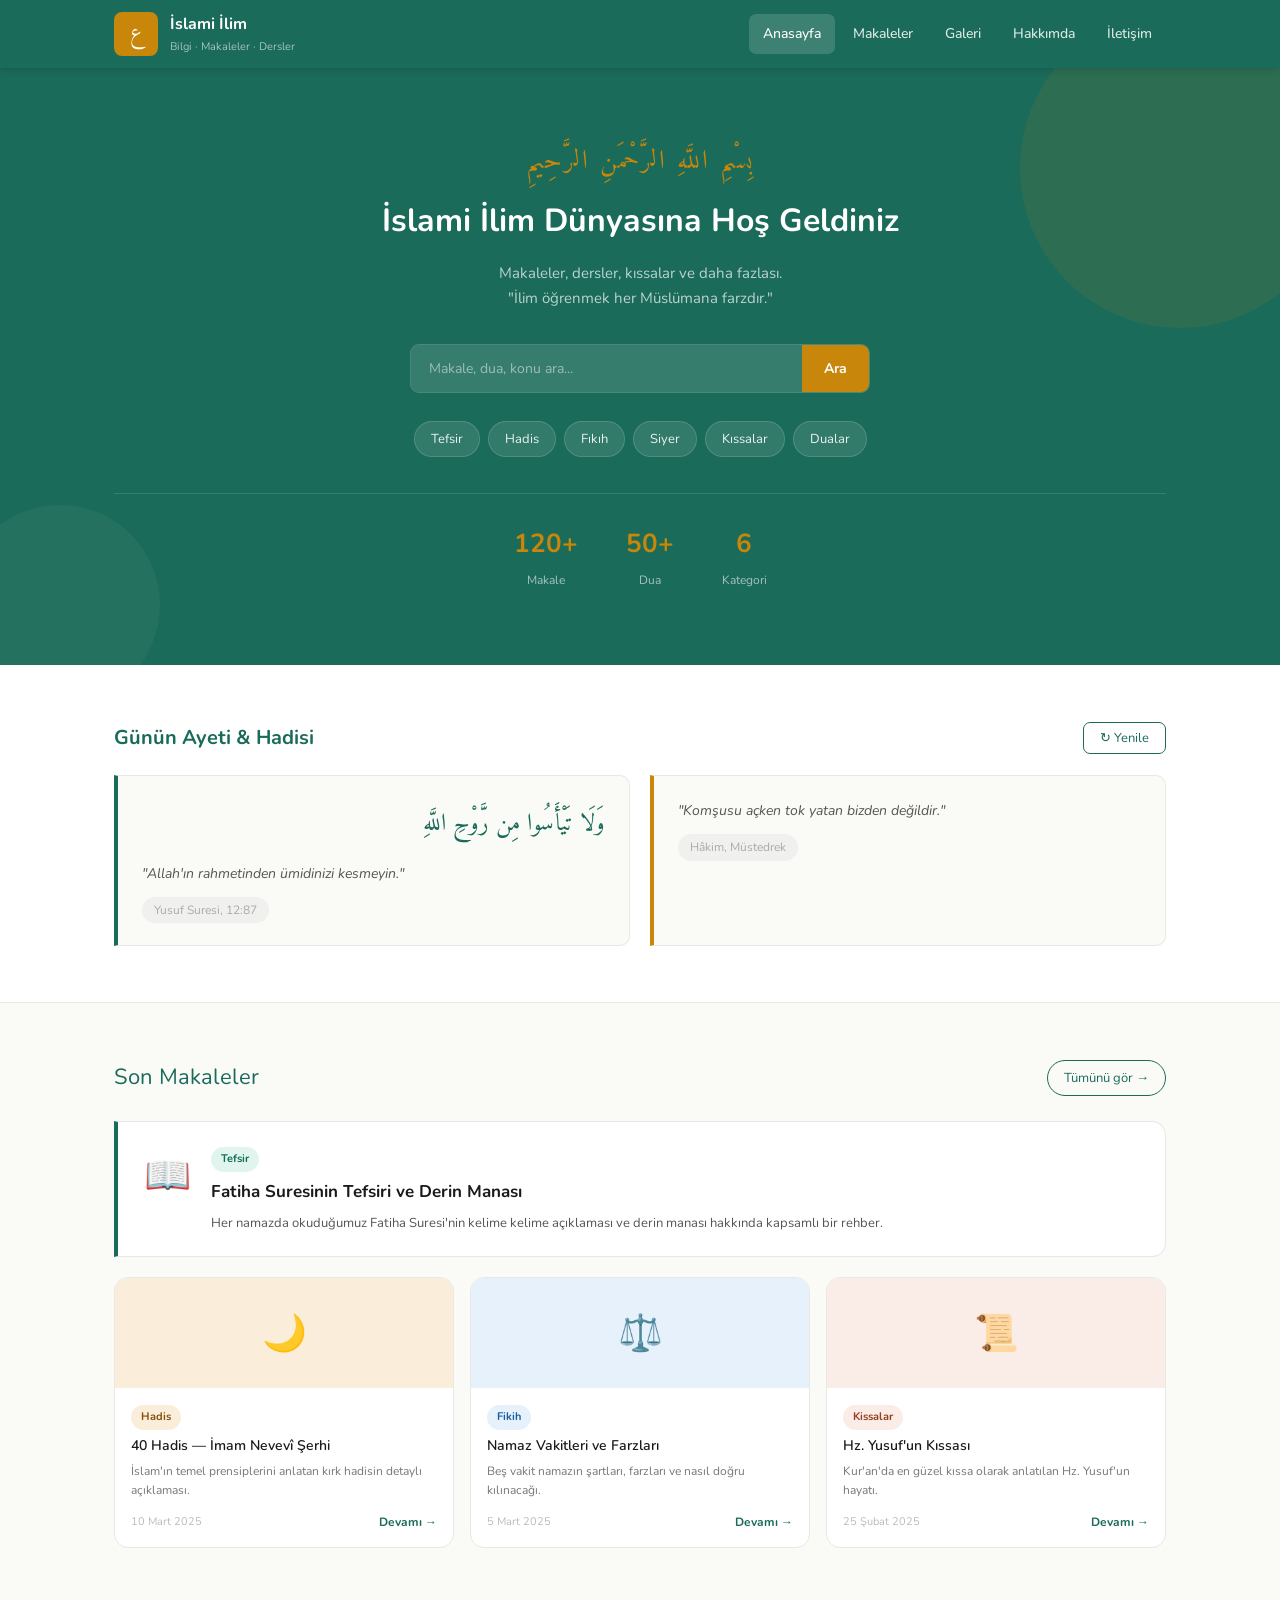
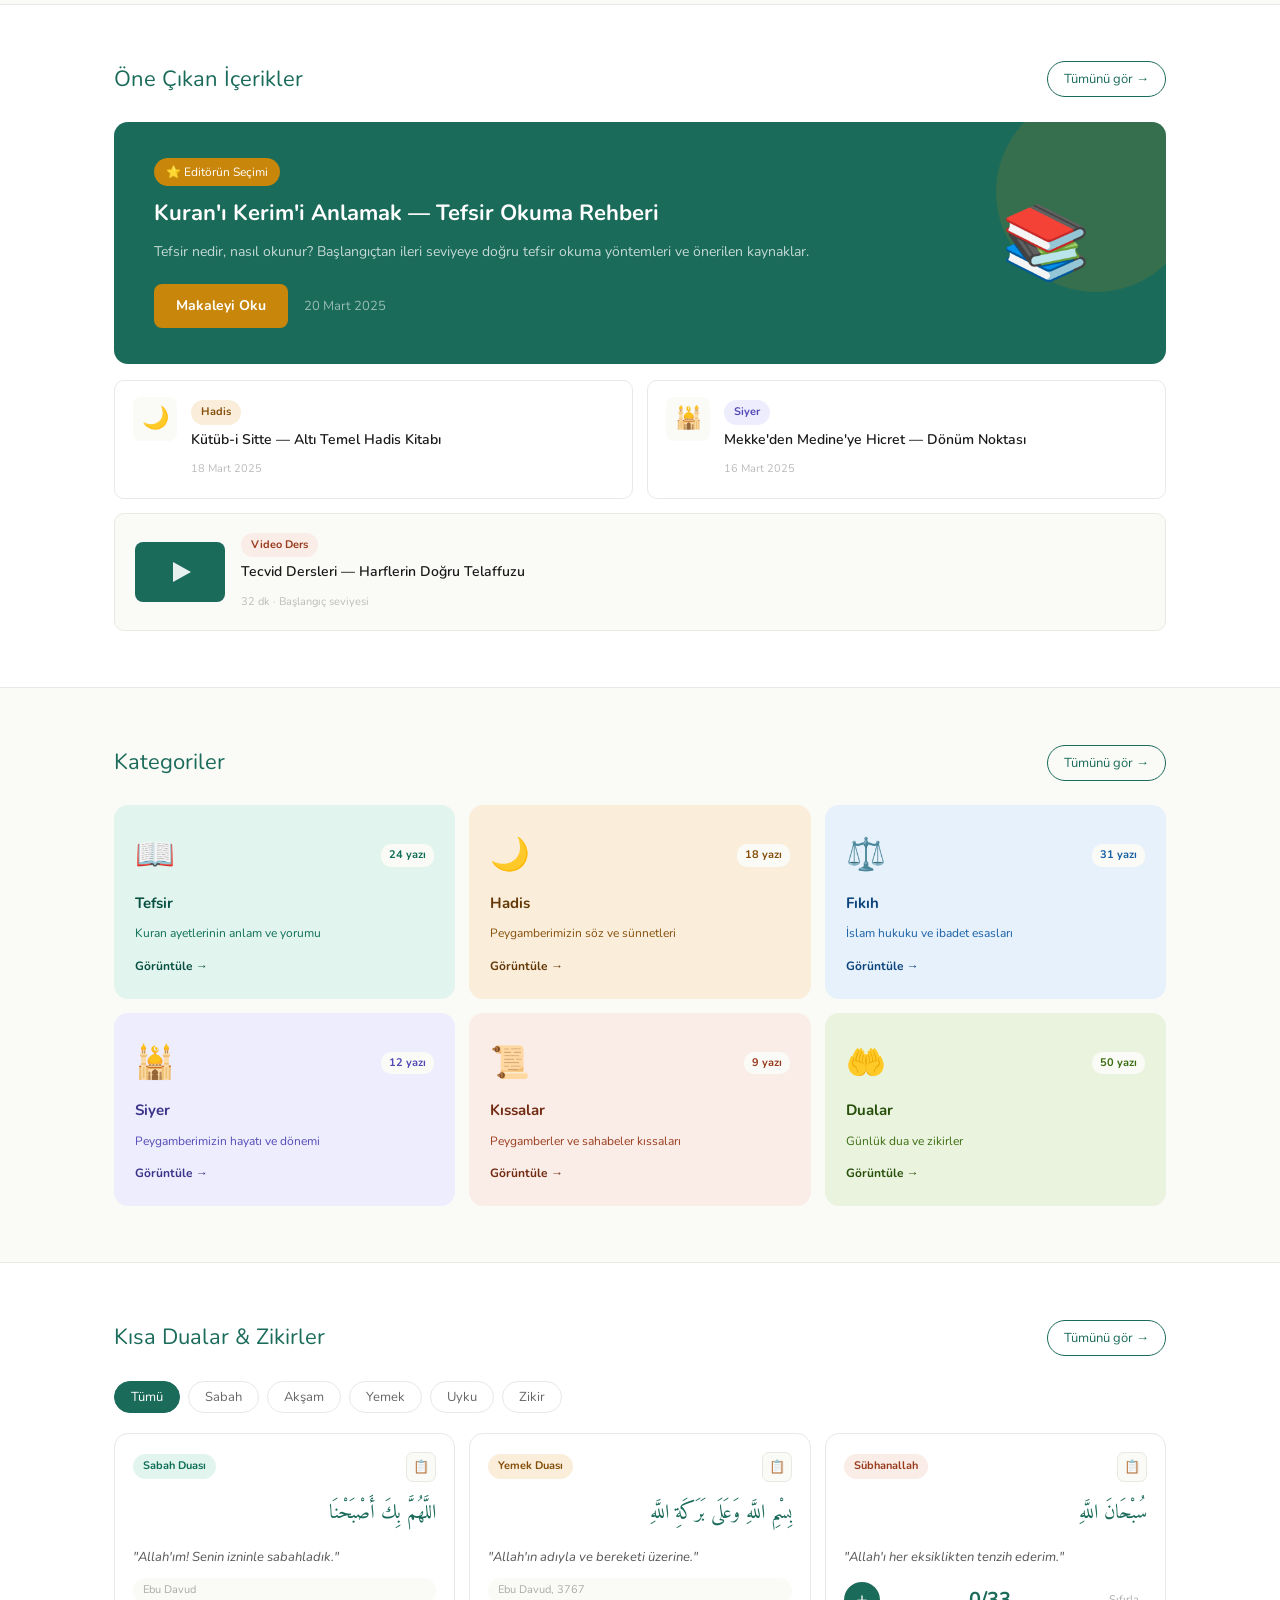
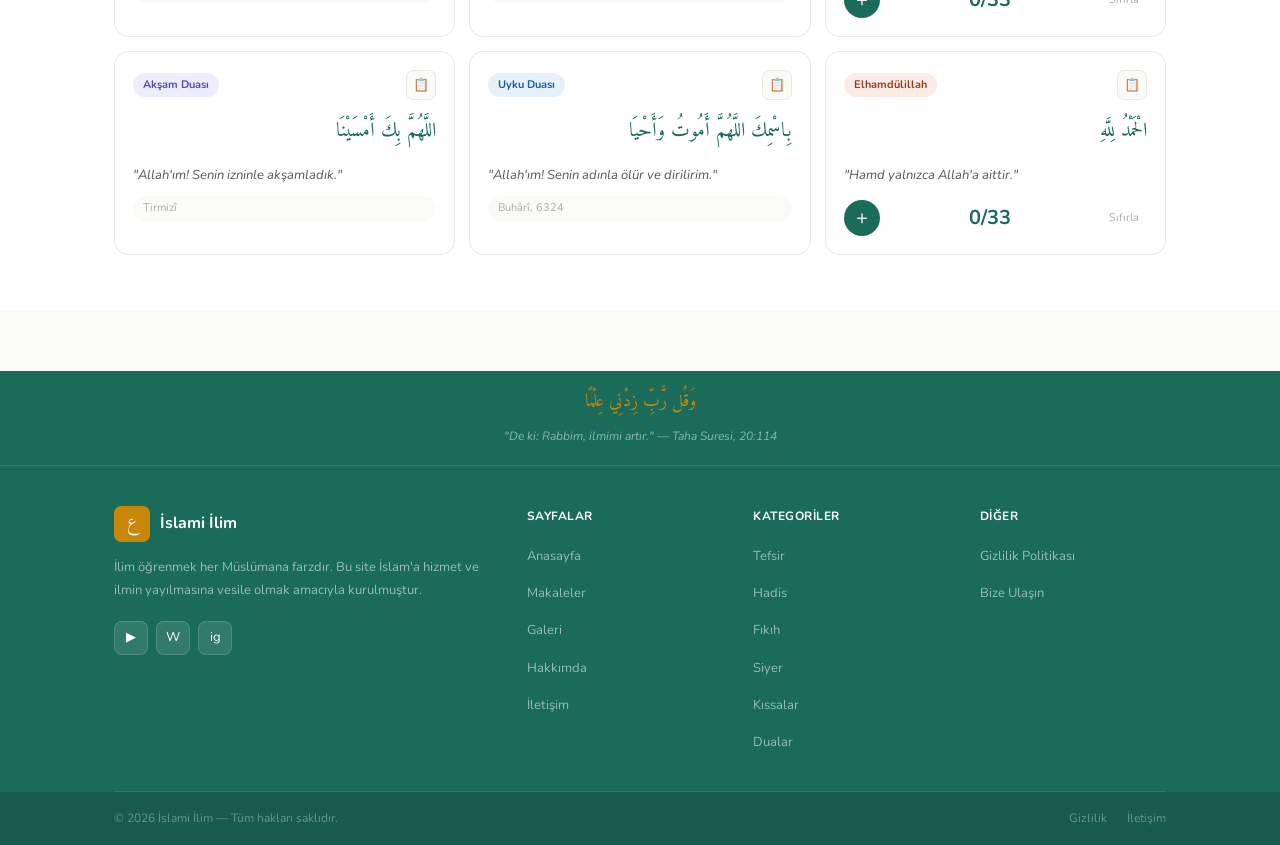
<file: islami-ilim/index.html>
<!DOCTYPE html>
<html lang="tr">
<head>
  <meta charset="UTF-8">
  <meta name="viewport" content="width=device-width, initial-scale=1.0">
  <meta name="description" content="İslami ilim, makaleler, dualar, tefsir ve hadis içerikleri.">
  <title>İslami İlim | Anasayfa</title>
  <link rel="stylesheet" href="css/style.css">
  <link rel="preconnect" href="https://fonts.googleapis.com">
  <link href="https://fonts.googleapis.com/css2?family=Amiri:ital,wght@0,400;0,700;1,400&family=Nunito:wght@400;500;600;700&display=swap" rel="stylesheet">
</head>
<body>

<!-- HEADER -->
<header>
  <div class="konteyner header-ici">
    <a href="index.html" class="logo">
      <div style="width:44px;height:44px;background:#C8860A;border-radius:8px;display:flex;align-items:center;justify-content:center;font-size:22px;color:#fff;font-family:'Amiri',serif;flex-shrink:0;">ع</div>
      <div class="logo-yazi">
        <span class="site-adi">İslami İlim</span>
        <span class="site-slogan">Bilgi · Makaleler · Dersler</span>
      </div>
    </a>
    <nav>
      <ul id="nav-listesi">
        <li><a href="index.html" class="aktif">Anasayfa</a></li>
        <li><a href="makaleler.html">Makaleler</a></li> 
        <li><a href="galeri.html">Galeri</a></li>
        <li><a href="hakkimda.html">Hakkımda</a></li>
        <li><a href="iletisim.html">İletişim</a></li>
      </ul>
    </nav>
    <button class="menu-btn" onclick="menuAc()">☰</button>
  </div>
</header>

<!-- HERO -->
<section class="hero">
  <div class="konteyner hero-ic">
    <p class="hero-arapca">بِسْمِ اللَّهِ الرَّحْمَنِ الرَّحِيمِ</p>
    <h1>İslami İlim Dünyasına Hoş Geldiniz</h1>
    <p class="hero-aciklama">Makaleler, dersler, kıssalar ve daha fazlası.<br>"İlim öğrenmek her Müslümana farzdır."</p>
    <div class="hero-arama">
      <input type="text" id="hero-arama-input" placeholder="Makale, dua, konu ara..." onkeydown="if(event.key==='Enter')aramaYap()">
      <button onclick="aramaYap()">Ara</button>
    </div>
    <div class="hero-kategoriler">
      <a href="makaleler.html?kategori=tefsir">Tefsir</a>
      <a href="makaleler.html?kategori=hadis">Hadis</a>
      <a href="makaleler.html?kategori=fikih">Fıkıh</a>
      <a href="makaleler.html?kategori=siyer">Siyer</a>
      <a href="makaleler.html?kategori=kissalar">Kıssalar</a>
      <a href="makaleler.html?kategori=dualar">Dualar</a>
    </div>
    <div class="hero-istatistik">
      <div class="stat"><strong>120+</strong><span>Makale</span></div>
      <div class="stat"><strong>50+</strong><span>Dua</span></div>
      <div class="stat"><strong>6</strong><span>Kategori</span></div>
    </div>
  </div>
</section>

<!-- GÜNÜN AYETİ & HADİSİ -->
<section class="gunun-bolumu bolum" style="background:#fff;">
  <div class="konteyner">
    <div class="bolum-ust-btn">
      <h2>Günün Ayeti & Hadisi</h2>
      <button class="yenile-btn" onclick="yeniAyet()">↻ Yenile</button>
    </div>
    <div class="ayet-grid">
      <div class="ayet-kutu" id="ayet-kutu">
        <p class="ayet-arapca" id="ayet-arapca"></p>
        <p class="ayet-meal"   id="ayet-meal"></p>
        <span class="ayet-kaynak" id="ayet-kaynak"></span>
      </div>
      <div class="ayet-kutu hadis-kutu" id="hadis-kutu">
        <p class="ayet-meal"   id="hadis-metin"></p>
        <span class="ayet-kaynak" id="hadis-kaynak"></span>
      </div>
    </div>
  </div>
</section>

<!-- SON MAKALELER -->
<section class="bolum">
  <div class="konteyner">
    <div class="bolum-baslik">
      <span>Son Makaleler</span>
      <a href="makaleler.html" class="tumu-btn">Tümünü gör →</a>
    </div>
    <div class="one-cikan-kart">
      <div class="one-cikan-ikon">📖</div>
      <div>
        <span class="rozet tefsir">Tefsir</span>
        <h3><a href="makaleler/fatiha-tefsiri.html">Fatiha Suresinin Tefsiri ve Derin Manası</a></h3>
        <p>Her namazda okuduğumuz Fatiha Suresi'nin kelime kelime açıklaması ve derin manası hakkında kapsamlı bir rehber.</p>
      </div>
    </div>
    <div class="kart-grid" id="son-makaleler-grid"></div>
  </div>
</section>

<!-- ÖNE ÇIKAN -->
<section class="bolum" style="background:#fff;border-top:1px solid var(--sinir);border-bottom:1px solid var(--sinir);">
  <div class="konteyner">
    <div class="bolum-baslik">
      <span>Öne Çıkan İçerikler</span>
      <a href="makaleler.html" class="tumu-btn">Tümünü gör →</a>
    </div>
    <div class="buyuk-kart">
      <div>
        <span class="etiket">⭐ Editörün Seçimi</span>
        <h2>Kuran'ı Kerim'i Anlamak — Tefsir Okuma Rehberi</h2>
        <p>Tefsir nedir, nasıl okunur? Başlangıçtan ileri seviyeye doğru tefsir okuma yöntemleri ve önerilen kaynaklar.</p>
        <div class="buyuk-kart-alt">
          <a href="makaleler/tefsir-rehberi.html" class="oku-btn">Makaleyi Oku</a>
          <span style="font-size:13px;color:rgba(255,255,255,0.55);">20 Mart 2025</span>
        </div>
      </div>
      <div class="buyuk-kart-ikon">📚</div>
    </div>
    <div class="ikili-kartlar">
      <a href="https://youtube.com/playlist?list=PLYZ_41kpHIpzn3hYWembF8jSHqCKILeX8&si=Q1zlkhYmqQ9IvlCj" class="kucuk-kart">
        <div class="kk-ikon">🌙</div>
        <div>
          <span class="rozet hadis">Hadis</span>
          <h3>Kütüb-i Sitte — Altı Temel Hadis Kitabı</h3>
          <span class="kart-tarih">18 Mart 2025</span>
        </div>
      </a>
      <a href="https://youtube.com/playlist?list=PLYblxiEFBY-5tm6yHQFrnp6tToMoAa9Wc&si=4W2buuAuMndsLSWn" class="kucuk-kart">
        <div class="kk-ikon">🕌</div>
        <div>
          <span class="rozet siyer">Siyer</span>
          <h3>Mekke'den Medine'ye Hicret — Dönüm Noktası</h3>
          <span class="kart-tarih">16 Mart 2025</span>
        </div>
      </a>
    </div>
    <a href="https://youtube.com/playlist?list=PLkR6ATcXIitDWx3FWXWSGlCcRc09UhmVM&si=pi4SAq3HJP86agfj" class="video-kart">
      <div class="video-thumbnail"><div class="play-ikonu"></div></div>
      <div>
        <span class="rozet kissalar">Video Ders</span>
        <h3>Tecvid Dersleri — Harflerin Doğru Telaffuzu</h3>
        <span class="kart-tarih">32 dk · Başlangıç seviyesi</span>
      </div>
    </a>
  </div>
</section>

<!-- KATEGORİLER -->
<section class="bolum">
  <div class="konteyner">
    <div class="bolum-baslik">
      <span>Kategoriler</span>
      <a href="makaleler.html" class="tumu-btn">Tümünü gör →</a>
    </div>
    <div class="kat-grid" id="kat-grid"></div>
  </div>
</section>

<!-- DUALAR -->
<section class="bolum" style="background:#fff;border-top:1px solid var(--sinir);">
  <div class="konteyner">
    <div class="bolum-baslik">
      <span>Kısa Dualar & Zikirler</span>
      <a href="makaleler.html?kategori=dualar" class="tumu-btn">Tümünü gör →</a>
    </div>
    <div class="dua-sekmeler">
      <button class="sekme-btn aktif" onclick="duaFiltrele('tumu',this)">Tümü</button>
      <button class="sekme-btn" onclick="duaFiltrele('sabah',this)">Sabah</button>
      <button class="sekme-btn" onclick="duaFiltrele('aksam',this)">Akşam</button>
      <button class="sekme-btn" onclick="duaFiltrele('yemek',this)">Yemek</button>
      <button class="sekme-btn" onclick="duaFiltrele('uyku',this)">Uyku</button>
      <button class="sekme-btn" onclick="duaFiltrele('zikir',this)">Zikir</button>
    </div>
    <div class="dua-grid" id="dua-grid"></div>
  </div>
</section>

<!-- FOOTER -->
<footer>
  <div class="footer-ayet">
    <p>وَقُل رَّبِّ زِدْنِي عِلْمًا</p>
    <span>"De ki: Rabbim, ilmimi artır." — Taha Suresi, 20:114</span>
  </div>
  <div class="konteyner">
    <div class="footer-grid">
      <div class="footer-hakkinda">
        <div class="footer-logo">
          <div style="width:36px;height:36px;background:#C8860A;border-radius:7px;display:flex;align-items:center;justify-content:center;font-size:18px;color:#fff;font-family:'Amiri',serif;">ع</div>
          <span>İslami İlim</span>
        </div>
        <p>İlim öğrenmek her Müslümana farzdır. Bu site İslam'a hizmet ve ilmin yayılmasına vesile olmak amacıyla kurulmuştur.</p>
        <div class="sosyal-linkler">
          <a href="#" class="sosyal-btn" title="YouTube" rel="noopener noreferrer">▶</a>
          <a href="#" class="sosyal-btn" title="WhatsApp" rel="noopener noreferrer">W</a>
          <a href="#" class="sosyal-btn" title="Instagram" rel="noopener noreferrer">ig</a>
        </div>
      </div>
      <div class="footer-kolon">
        <h3>Sayfalar</h3>
        <ul>
          <li><a href="index.html">Anasayfa</a></li>
          <li><a href="makaleler.html">Makaleler</a></li>
          <li><a href="galeri.html">Galeri</a></li>
          <li><a href="hakkimda.html">Hakkımda</a></li>
          <li><a href="iletisim.html">İletişim</a></li>
        </ul>
      </div>
      <div class="footer-kolon">
        <h3>Kategoriler</h3>
        <ul>
          <li><a href="makaleler.html?kategori=tefsir">Tefsir</a></li>
          <li><a href="makaleler.html?kategori=hadis">Hadis</a></li>
          <li><a href="makaleler.html?kategori=fikih">Fıkıh</a></li>
          <li><a href="makaleler.html?kategori=siyer">Siyer</a></li>
          <li><a href="makaleler.html?kategori=kissalar">Kıssalar</a></li>
          <li><a href="makaleler.html?kategori=dualar">Dualar</a></li>
        </ul>
      </div>
      <div class="footer-kolon">
        <h3>Diğer</h3>
        <ul>
          <li><a href="gizlilik.html">Gizlilik Politikası</a></li>
          <li><a href="iletisim.html">Bize Ulaşın</a></li>
        </ul>
      </div>
    </div>
  </div>
  <div class="footer-alt">
    <div class="konteyner">
      <p class="telif">© <span id="footer-yil"></span> İslami İlim — Tüm hakları saklıdır.</p>
      <div class="alt-linkler">
        <a href="gizlilik.html">Gizlilik</a>
        <a href="iletisim.html">İletişim</a>
      </div>
    </div>
  </div>
</footer>

<script src="js/app.js"></script>
<script src="js/anasayfa.js"></script>
</body>
</html>
</file>
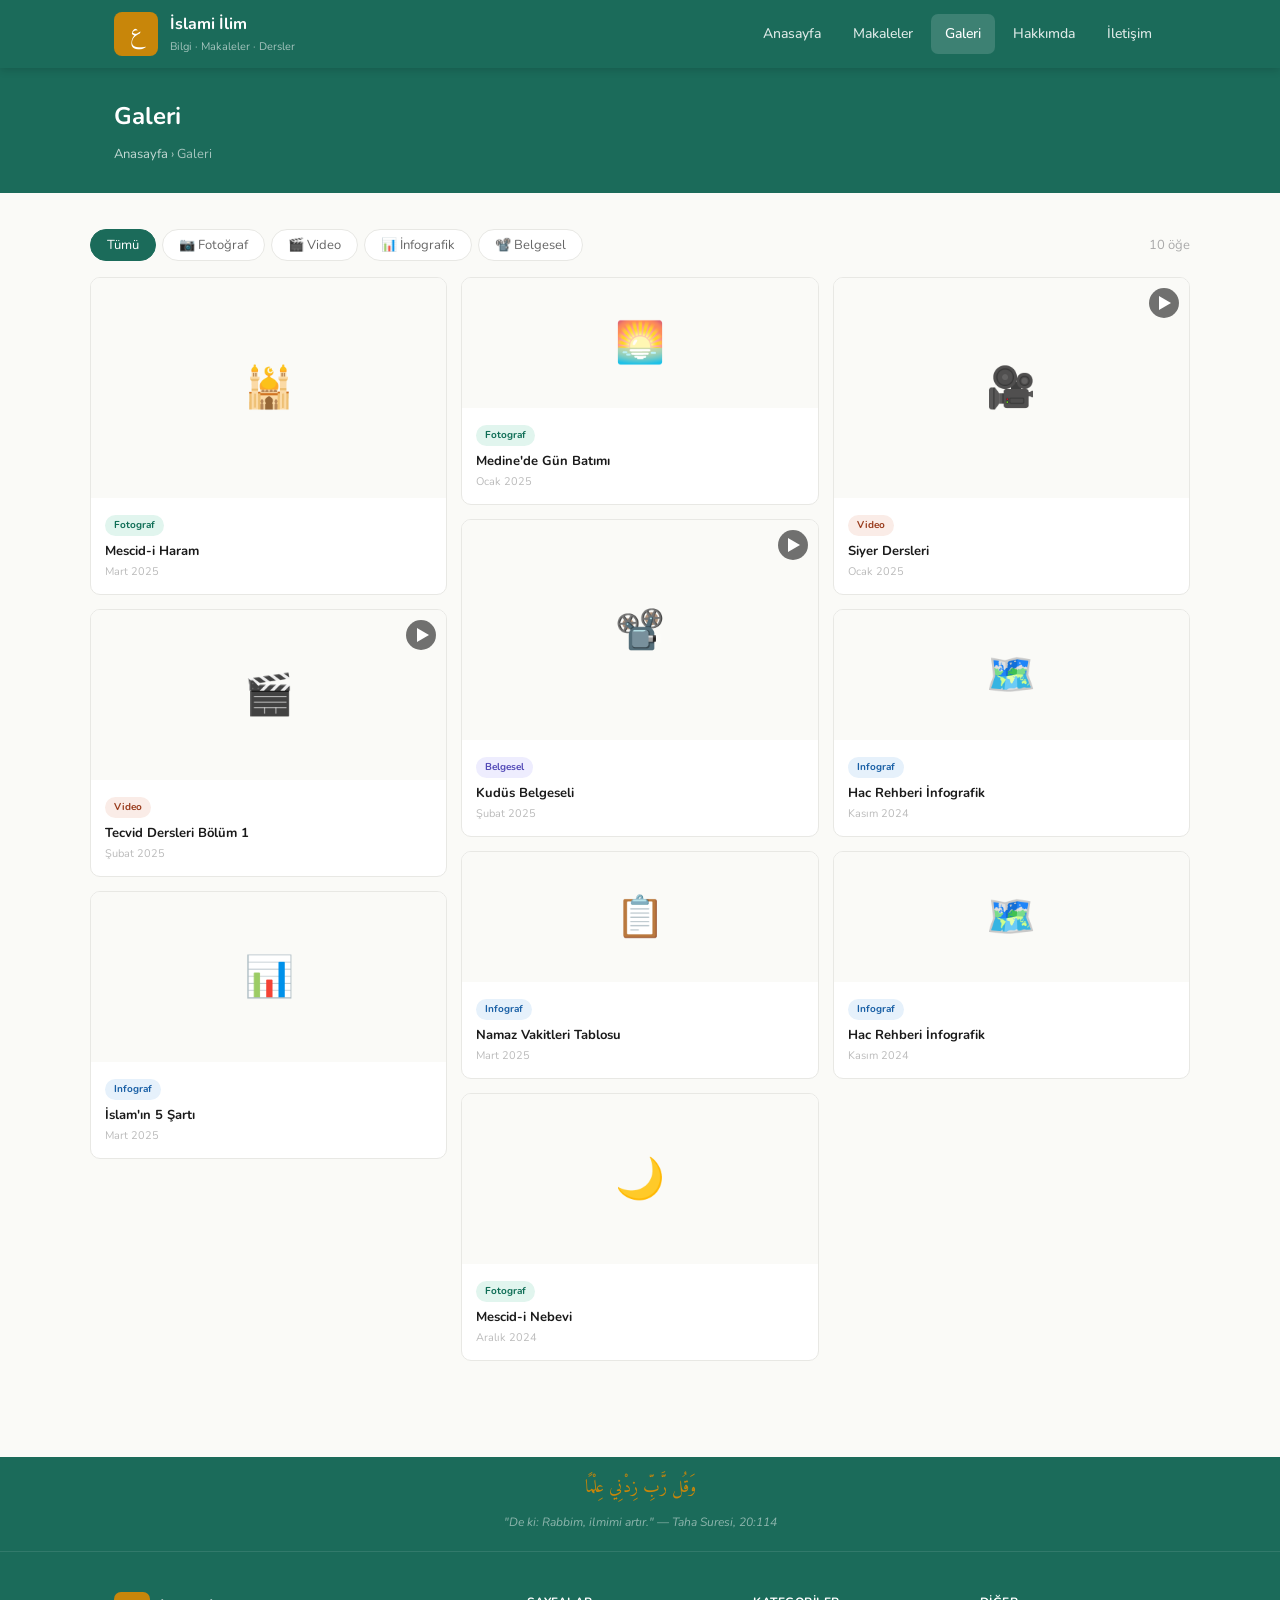
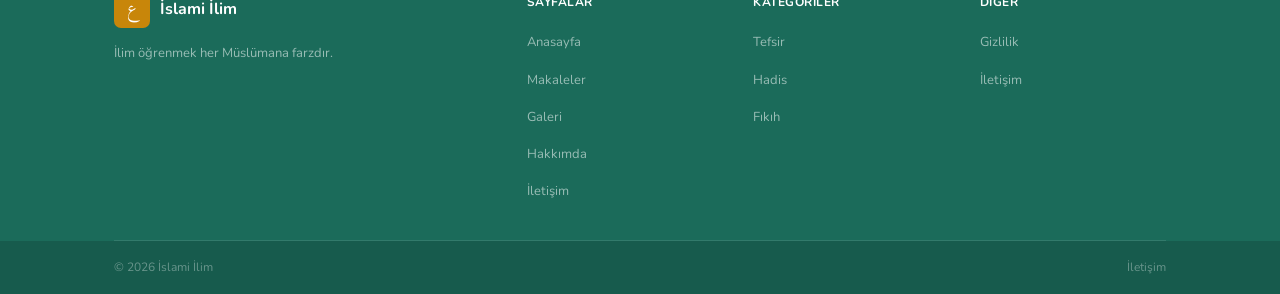
<file: islami-ilim/galeri.html>
<!DOCTYPE html>
<html lang="tr">
<head>
  <meta charset="UTF-8">
  <meta name="viewport" content="width=device-width, initial-scale=1.0">
  <title>Galeri | İslami İlim</title>
  <link rel="stylesheet" href="css/style.css">
  <link href="https://fonts.googleapis.com/css2?family=Amiri:wght@400;700&family=Nunito:wght@400;500;600;700&display=swap" rel="stylesheet">
</head>
<body>

<header>
  <div class="konteyner header-ici">
    <a href="index.html" class="logo">
      <div style="width:44px;height:44px;background:#C8860A;border-radius:8px;display:flex;align-items:center;justify-content:center;font-size:22px;color:#fff;font-family:'Amiri',serif;flex-shrink:0;">ع</div>
      <div class="logo-yazi"><span class="site-adi">İslami İlim</span><span class="site-slogan">Bilgi · Makaleler · Dersler</span></div>
    </a>
    <nav><ul><li><a href="index.html">Anasayfa</a></li><li><a href="makaleler.html">Makaleler</a></li><li><a href="galeri.html" class="aktif">Galeri</a></li><li><a href="hakkimda.html">Hakkımda</a></li><li><a href="iletisim.html">İletişim</a></li></ul></nav>
    <button class="menu-btn" onclick="menuAc()">☰</button>
  </div>
</header>

<div class="sayfa-basligi">
  <div class="konteyner">
    <h1>Galeri</h1>
    <nav class="breadcrumb"><a href="index.html">Anasayfa</a> › Galeri</nav>
  </div>
</div>

<div class="konteyner tek-sutun">
  <div class="filtre-bar">
    <div class="filtre-sekmeler">
      <button class="sekme aktif" onclick="filtrele('tumu',this)">Tümü</button>
      <button class="sekme" onclick="filtrele('fotograf',this)">📷 Fotoğraf</button>
      <button class="sekme" onclick="filtrele('video',this)">🎬 Video</button>
      <button class="sekme" onclick="filtrele('infograf',this)">📊 İnfografik</button>
      <button class="sekme" onclick="filtrele('belgesel',this)">📽️ Belgesel</button>
    </div>
    <span style="font-size:13px;color:#aaa;" id="galeri-sonuc"></span>
  </div>
  <div class="galeri-grid" id="galeri-grid"></div>
</div>

<div class="lightbox" id="lightbox">
  <div class="lb-kapsayici">
    <button class="lb-kapat-btn" onclick="lightboxKapat()">✕</button>
    <button class="lb-onceki" onclick="lightboxGec(-1)">‹</button>
    <button class="lb-sonraki" onclick="lightboxGec(1)">›</button>
    <div class="lb-icerik">
      <div class="lb-gorsel" id="lb-gorsel"></div>
      <div class="lb-bilgi">
        <span class="galeri-rozet" id="lb-rozet"></span>
        <h2 id="lb-baslik"></h2>
        <p  id="lb-aciklama"></p>
        <span class="lb-tarih" id="lb-tarih"></span>
      </div>
    </div>
  </div>
</div>

<footer>
  <div class="footer-ayet"><p>وَقُل رَّبِّ زِدْنِي عِلْمًا</p><span>"De ki: Rabbim, ilmimi artır." — Taha Suresi, 20:114</span></div>
  <div class="konteyner"><div class="footer-grid">
    <div class="footer-hakkinda"><div class="footer-logo"><div style="width:36px;height:36px;background:#C8860A;border-radius:7px;display:flex;align-items:center;justify-content:center;font-size:18px;color:#fff;font-family:'Amiri',serif;">ع</div><span>İslami İlim</span></div><p>İlim öğrenmek her Müslümana farzdır.</p></div>
    <div class="footer-kolon"><h3>Sayfalar</h3><ul><li><a href="index.html">Anasayfa</a></li><li><a href="makaleler.html">Makaleler</a></li><li><a href="galeri.html">Galeri</a></li><li><a href="hakkimda.html">Hakkımda</a></li><li><a href="iletisim.html">İletişim</a></li></ul></div>
    <div class="footer-kolon"><h3>Kategoriler</h3><ul><li><a href="makaleler.html?kategori=tefsir">Tefsir</a></li><li><a href="makaleler.html?kategori=hadis">Hadis</a></li><li><a href="makaleler.html?kategori=fikih">Fıkıh</a></li></ul></div>
    <div class="footer-kolon"><h3>Diğer</h3><ul><li><a href="gizlilik.html">Gizlilik</a></li><li><a href="iletisim.html">İletişim</a></li></ul></div>
  </div></div>
  <div class="footer-alt"><div class="konteyner"><p class="telif">© <span id="footer-yil"></span> İslami İlim</p><div class="alt-linkler"><a href="iletisim.html">İletişim</a></div></div></div>
</footer>

<script src="js/app.js"></script>
<script src="js/galeri.js"></script>
</body>
</html>
</file>
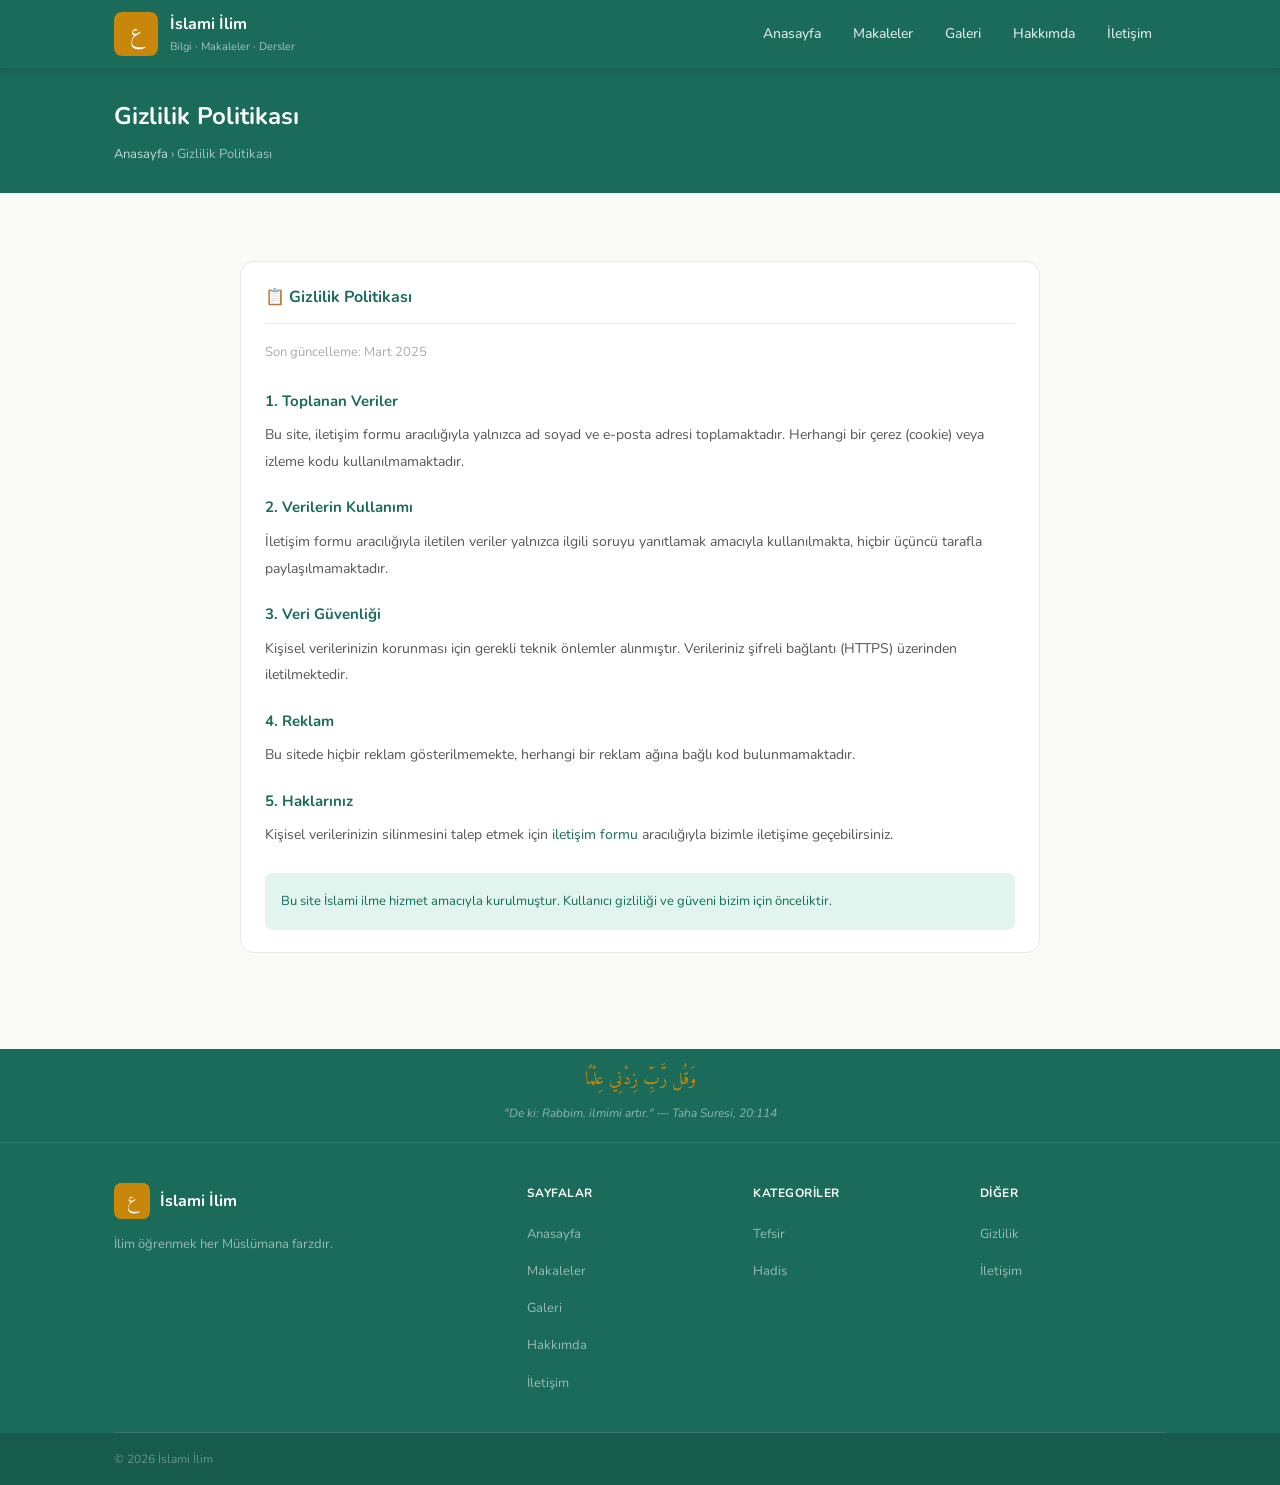
<file: islami-ilim/gizlilik.html>
<!DOCTYPE html>
<html lang="tr">
<head>
  <meta charset="UTF-8">
  <meta name="viewport" content="width=device-width, initial-scale=1.0">
  <title>Gizlilik Politikası | İslami İlim</title>
  <link rel="stylesheet" href="css/style.css">
  <link href="https://fonts.googleapis.com/css2?family=Amiri:wght@400;700&family=Nunito:wght@400;500;600;700&display=swap" rel="stylesheet">
</head>
<body>

<header>
  <div class="konteyner header-ici">
    <a href="index.html" class="logo">
      <div style="width:44px;height:44px;background:#C8860A;border-radius:8px;display:flex;align-items:center;justify-content:center;font-size:22px;color:#fff;font-family:'Amiri',serif;flex-shrink:0;">ع</div>
      <div class="logo-yazi"><span class="site-adi">İslami İlim</span><span class="site-slogan">Bilgi · Makaleler · Dersler</span></div>
    </a>
    <nav><ul><li><a href="index.html">Anasayfa</a></li><li><a href="makaleler.html">Makaleler</a></li><li><a href="galeri.html">Galeri</a></li><li><a href="hakkimda.html">Hakkımda</a></li><li><a href="iletisim.html">İletişim</a></li></ul></nav>
    <button class="menu-btn" onclick="menuAc()">☰</button>
  </div>
</header>

<div class="sayfa-basligi">
  <div class="konteyner">
    <h1>Gizlilik Politikası</h1>
    <nav class="breadcrumb"><a href="index.html">Anasayfa</a> › Gizlilik Politikası</nav>
  </div>
</div>

<div class="konteyner tek-sutun" style="max-width:800px;">
  <div class="bolum-kart" style="margin-top:32px;">
    <h2>📋 Gizlilik Politikası</h2>
    <p style="font-size:13px;color:#aaa;margin-bottom:24px;">Son güncelleme: Mart 2025</p>

    <h3 style="font-size:15px;color:#1B6B5A;margin:20px 0 8px;">1. Toplanan Veriler</h3>
    <p>Bu site, iletişim formu aracılığıyla yalnızca ad soyad ve e-posta adresi toplamaktadır. Herhangi bir çerez (cookie) veya izleme kodu kullanılmamaktadır.</p>

    <h3 style="font-size:15px;color:#1B6B5A;margin:20px 0 8px;">2. Verilerin Kullanımı</h3>
    <p>İletişim formu aracılığıyla iletilen veriler yalnızca ilgili soruyu yanıtlamak amacıyla kullanılmakta, hiçbir üçüncü tarafla paylaşılmamaktadır.</p>

    <h3 style="font-size:15px;color:#1B6B5A;margin:20px 0 8px;">3. Veri Güvenliği</h3>
    <p>Kişisel verilerinizin korunması için gerekli teknik önlemler alınmıştır. Verileriniz şifreli bağlantı (HTTPS) üzerinden iletilmektedir.</p>

    <h3 style="font-size:15px;color:#1B6B5A;margin:20px 0 8px;">4. Reklam</h3>
    <p>Bu sitede hiçbir reklam gösterilmemekte, herhangi bir reklam ağına bağlı kod bulunmamaktadır.</p>

    <h3 style="font-size:15px;color:#1B6B5A;margin:20px 0 8px;">5. Haklarınız</h3>
    <p>Kişisel verilerinizin silinmesini talep etmek için <a href="iletisim.html" style="color:#1B6B5A;">iletişim formu</a> aracılığıyla bizimle iletişime geçebilirsiniz.</p>

    <div style="margin-top:24px;padding:16px;background:#E1F5EE;border-radius:8px;">
      <p style="font-size:13px;color:#0F6E56;margin:0;">Bu site İslami ilme hizmet amacıyla kurulmuştur. Kullanıcı gizliliği ve güveni bizim için önceliktir.</p>
    </div>
  </div>
</div>

<footer>
  <div class="footer-ayet"><p>وَقُل رَّبِّ زِدْنِي عِلْمًا</p><span>"De ki: Rabbim, ilmimi artır." — Taha Suresi, 20:114</span></div>
  <div class="konteyner"><div class="footer-grid">
    <div class="footer-hakkinda"><div class="footer-logo"><div style="width:36px;height:36px;background:#C8860A;border-radius:7px;display:flex;align-items:center;justify-content:center;font-size:18px;color:#fff;font-family:'Amiri',serif;">ع</div><span>İslami İlim</span></div><p>İlim öğrenmek her Müslümana farzdır.</p></div>
    <div class="footer-kolon"><h3>Sayfalar</h3><ul><li><a href="index.html">Anasayfa</a></li><li><a href="makaleler.html">Makaleler</a></li><li><a href="galeri.html">Galeri</a></li><li><a href="hakkimda.html">Hakkımda</a></li><li><a href="iletisim.html">İletişim</a></li></ul></div>
    <div class="footer-kolon"><h3>Kategoriler</h3><ul><li><a href="makaleler.html?kategori=tefsir">Tefsir</a></li><li><a href="makaleler.html?kategori=hadis">Hadis</a></li></ul></div>
    <div class="footer-kolon"><h3>Diğer</h3><ul><li><a href="gizlilik.html">Gizlilik</a></li><li><a href="iletisim.html">İletişim</a></li></ul></div>
  </div></div>
  <div class="footer-alt"><div class="konteyner"><p class="telif">© <span id="footer-yil"></span> İslami İlim</p></div></div>
</footer>

<script src="js/app.js"></script>
</body>
</html>
</file>
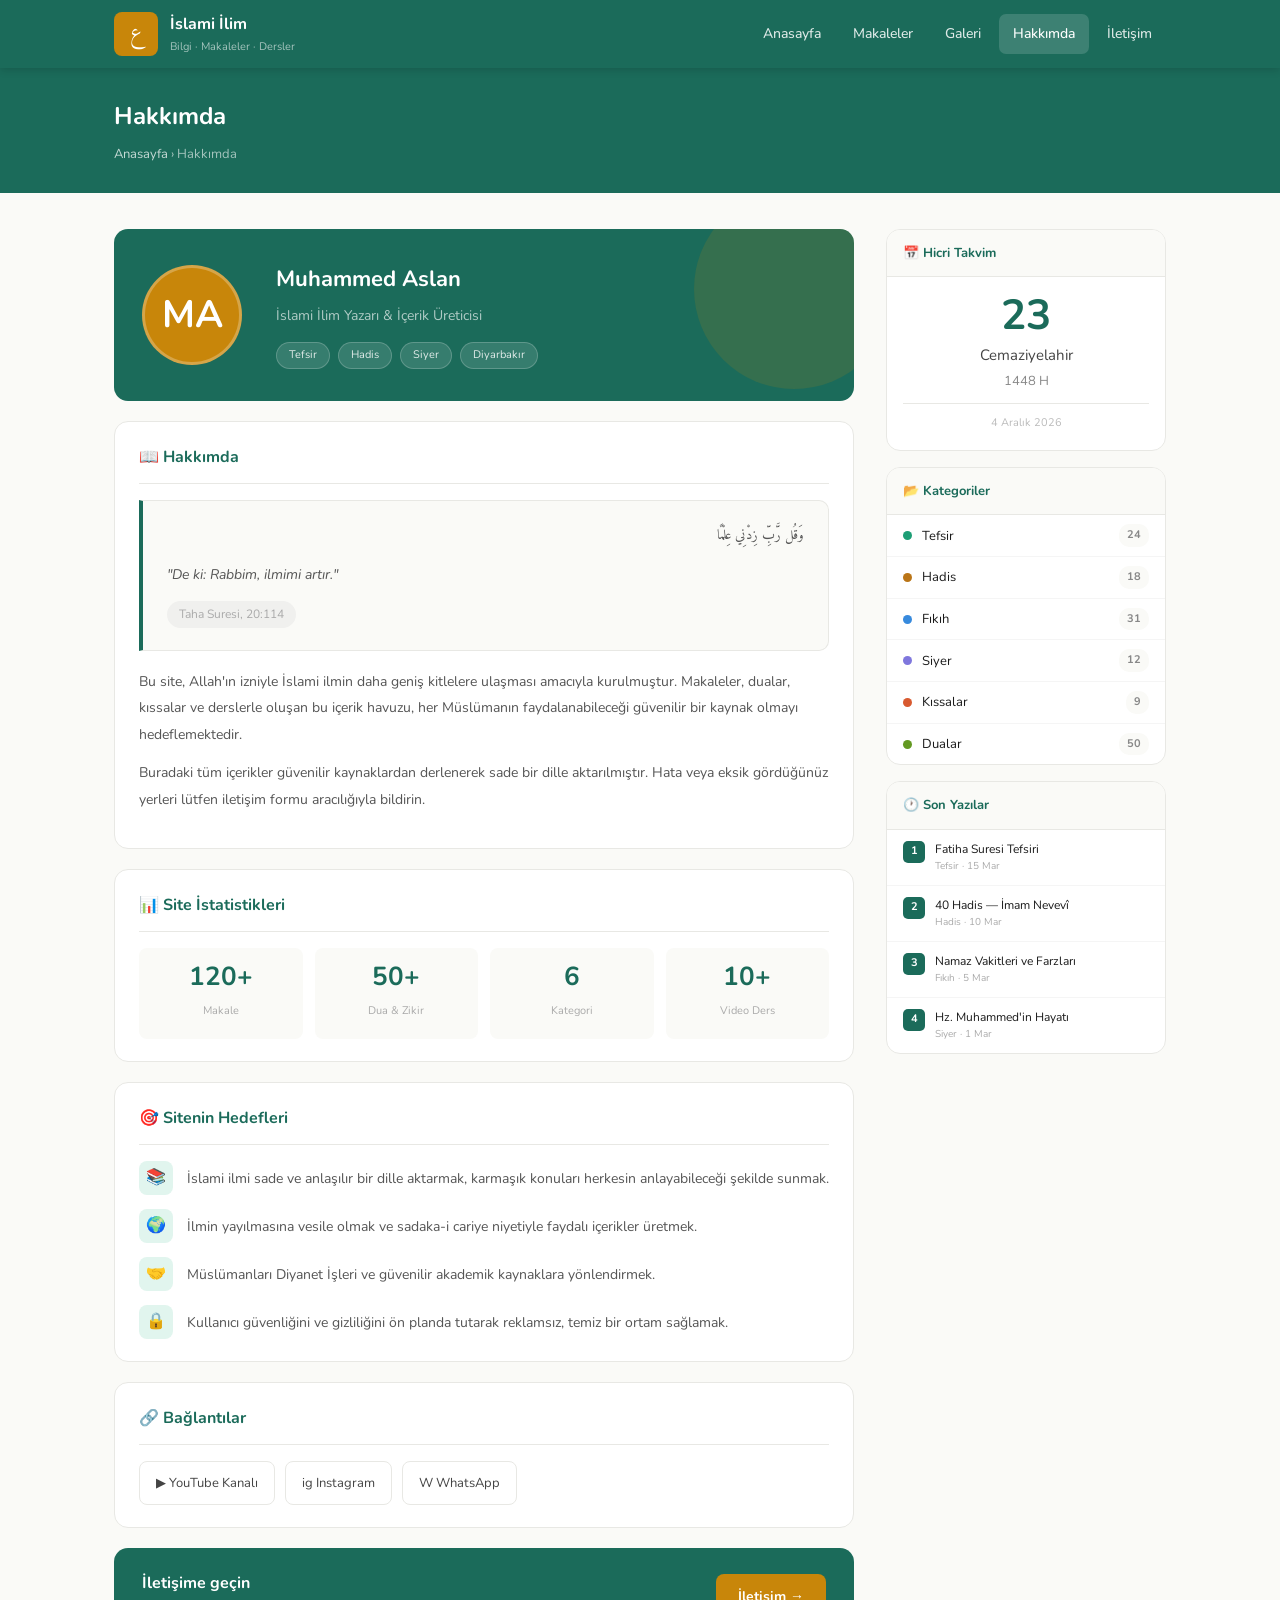
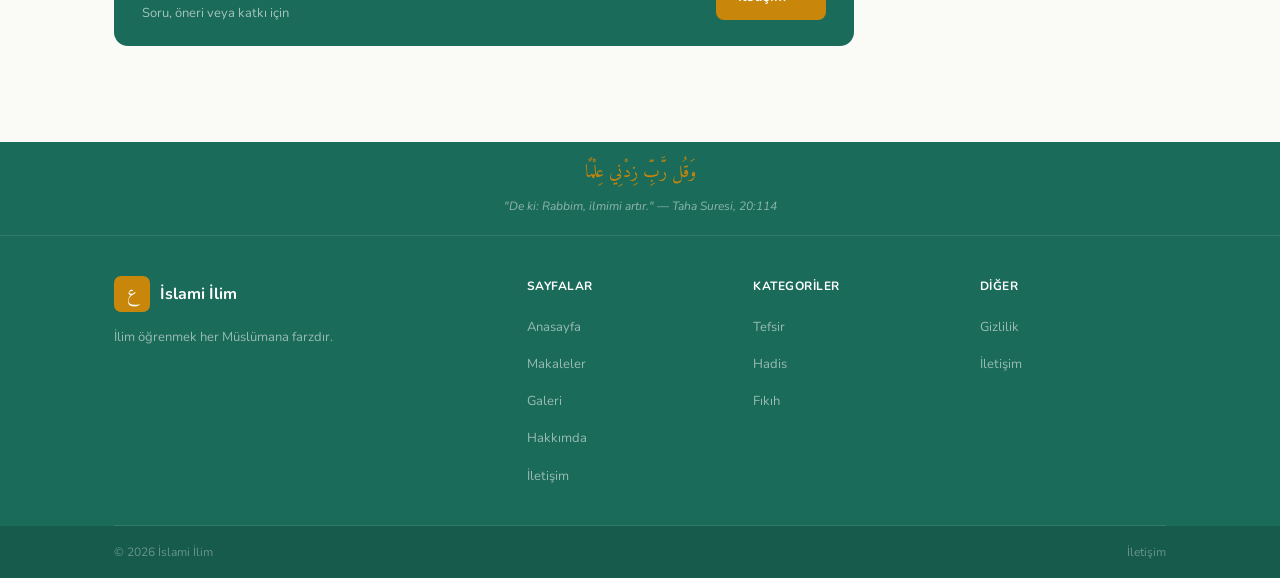
<file: islami-ilim/hakkimda.html>
<!DOCTYPE html>
<html lang="tr">
<head>
  <meta charset="UTF-8">
  <meta name="viewport" content="width=device-width, initial-scale=1.0">
  <title>Hakkımda | İslami İlim</title>
  <link rel="stylesheet" href="css/style.css">
  <link href="https://fonts.googleapis.com/css2?family=Amiri:ital,wght@0,400;0,700;1,400&family=Nunito:wght@400;500;600;700&display=swap" rel="stylesheet">
</head>
<body>

<header>
  <div class="konteyner header-ici">
    <a href="index.html" class="logo">
      <div style="width:44px;height:44px;background:#C8860A;border-radius:8px;display:flex;align-items:center;justify-content:center;font-size:22px;color:#fff;font-family:'Amiri',serif;flex-shrink:0;">ع</div>
      <div class="logo-yazi"><span class="site-adi">İslami İlim</span><span class="site-slogan">Bilgi · Makaleler · Dersler</span></div>
    </a>
    <nav><ul><li><a href="index.html">Anasayfa</a></li><li><a href="makaleler.html">Makaleler</a></li><li><a href="galeri.html">Galeri</a></li><li><a href="hakkimda.html" class="aktif">Hakkımda</a></li><li><a href="iletisim.html">İletişim</a></li></ul></nav>
    <button class="menu-btn" onclick="menuAc()">☰</button>
  </div>
</header>

<div class="sayfa-basligi">
  <div class="konteyner">
    <h1>Hakkımda</h1>
    <nav class="breadcrumb"><a href="index.html">Anasayfa</a> › Hakkımda</nav>
  </div>
</div>

<div class="konteyner">
  <div class="sayfa-duzen">
    <div class="ana-icerik">

      <div class="profil-kart">
        <div class="avatar"><span>MA</span></div>
        <div class="profil-yazi">
          <h1 class="profil-ad">Muhammed Aslan</h1>
          <p class="profil-unvan">İslami İlim Yazarı & İçerik Üreticisi</p>
          <div class="profil-etiketler">
            <span class="profil-etiket">Tefsir</span>
            <span class="profil-etiket">Hadis</span>
            <span class="profil-etiket">Siyer</span>
            <span class="profil-etiket">Diyarbakır</span>
          </div>
        </div>
      </div>

      <div class="bolum-kart">
        <h2>📖 Hakkımda</h2>
        <div class="ayet-kutu" style="margin-bottom:18px;">
          <p class="ayet-arapca">وَقُل رَّبِّ زِدْنِي عِلْمًا</p>
          <p class="ayet-meal">"De ki: Rabbim, ilmimi artır."</p>
          <span class="ayet-kaynak">Taha Suresi, 20:114</span>
        </div>
        <p>Bu site, Allah'ın izniyle İslami ilmin daha geniş kitlelere ulaşması amacıyla kurulmuştur. Makaleler, dualar, kıssalar ve derslerle oluşan bu içerik havuzu, her Müslümanın faydalanabileceği güvenilir bir kaynak olmayı hedeflemektedir.</p>
        <p>Buradaki tüm içerikler güvenilir kaynaklardan derlenerek sade bir dille aktarılmıştır. Hata veya eksik gördüğünüz yerleri lütfen iletişim formu aracılığıyla bildirin.</p>
      </div>

      <div class="bolum-kart">
        <h2>📊 Site İstatistikleri</h2>
        <div class="istatistik-grid">
          <div class="istat-kutu"><span class="istat-sayi">120+</span><span class="istat-ad">Makale</span></div>
          <div class="istat-kutu"><span class="istat-sayi">50+</span><span class="istat-ad">Dua & Zikir</span></div>
          <div class="istat-kutu"><span class="istat-sayi">6</span><span class="istat-ad">Kategori</span></div>
          <div class="istat-kutu"><span class="istat-sayi">10+</span><span class="istat-ad">Video Ders</span></div>
        </div>
      </div>

      <div class="bolum-kart">
        <h2>🎯 Sitenin Hedefleri</h2>
        <ul class="hedef-listesi">
          <li><div class="hedef-ikon">📚</div><p>İslami ilmi sade ve anlaşılır bir dille aktarmak, karmaşık konuları herkesin anlayabileceği şekilde sunmak.</p></li>
          <li><div class="hedef-ikon">🌍</div><p>İlmin yayılmasına vesile olmak ve sadaka-i cariye niyetiyle faydalı içerikler üretmek.</p></li>
          <li><div class="hedef-ikon">🤝</div><p>Müslümanları Diyanet İşleri ve güvenilir akademik kaynaklara yönlendirmek.</p></li>
          <li><div class="hedef-ikon">🔒</div><p>Kullanıcı güvenliğini ve gizliliğini ön planda tutarak reklamsız, temiz bir ortam sağlamak.</p></li>
        </ul>
      </div>

      <div class="bolum-kart">
        <h2>🔗 Bağlantılar</h2>
        <div class="sosyal-grid">
          <a href="#" target="_blank" rel="noopener noreferrer" class="s-btn">▶ YouTube Kanalı</a>
          <a href="#" target="_blank" rel="noopener noreferrer" class="s-btn">ig Instagram</a>
          <a href="#" target="_blank" rel="noopener noreferrer" class="s-btn">W WhatsApp</a>
        </div>
      </div>

      <div class="iletisim-davet">
        <div><p class="id-baslik">İletişime geçin</p><p class="id-alt">Soru, öneri veya katkı için</p></div>
        <a href="iletisim.html" class="id-btn">İletişim →</a>
      </div>
    </div>

    <aside class="yan-menu">
      <div class="widget">
        <h3 class="widget-baslik">📅 Hicri Takvim</h3>
        <div class="takvim-widget">
          <div class="hicri-gun" id="hicri-gun">--</div>
          <div class="hicri-ay"  id="hicri-ay">Yükleniyor...</div>
          <div class="hicri-yil" id="hicri-yil"></div>
          <div class="miladi-tarih" id="miladi-tarih"></div>
        </div>
      </div>
      <div class="widget">
        <h3 class="widget-baslik">📂 Kategoriler</h3>
        <ul class="kat-listesi" id="yan-kategoriler"></ul>
      </div>
      <div class="widget">
        <h3 class="widget-baslik">🕐 Son Yazılar</h3>
        <ol class="son-yazi-listesi" id="yan-son-yazilar"></ol>
      </div>
    </aside>
  </div>
</div>

<footer>
  <div class="footer-ayet"><p>وَقُل رَّبِّ زِدْنِي عِلْمًا</p><span>"De ki: Rabbim, ilmimi artır." — Taha Suresi, 20:114</span></div>
  <div class="konteyner"><div class="footer-grid">
    <div class="footer-hakkinda"><div class="footer-logo"><div style="width:36px;height:36px;background:#C8860A;border-radius:7px;display:flex;align-items:center;justify-content:center;font-size:18px;color:#fff;font-family:'Amiri',serif;">ع</div><span>İslami İlim</span></div><p>İlim öğrenmek her Müslümana farzdır.</p></div>
    <div class="footer-kolon"><h3>Sayfalar</h3><ul><li><a href="index.html">Anasayfa</a></li><li><a href="makaleler.html">Makaleler</a></li><li><a href="galeri.html">Galeri</a></li><li><a href="hakkimda.html">Hakkımda</a></li><li><a href="iletisim.html">İletişim</a></li></ul></div>
    <div class="footer-kolon"><h3>Kategoriler</h3><ul><li><a href="makaleler.html?kategori=tefsir">Tefsir</a></li><li><a href="makaleler.html?kategori=hadis">Hadis</a></li><li><a href="makaleler.html?kategori=fikih">Fıkıh</a></li></ul></div>
    <div class="footer-kolon"><h3>Diğer</h3><ul><li><a href="gizlilik.html">Gizlilik</a></li><li><a href="iletisim.html">İletişim</a></li></ul></div>
  </div></div>
  <div class="footer-alt"><div class="konteyner"><p class="telif">© <span id="footer-yil"></span> İslami İlim</p><div class="alt-linkler"><a href="iletisim.html">İletişim</a></div></div></div>
</footer>

<script src="js/app.js"></script>
</body>
</html>
</file>
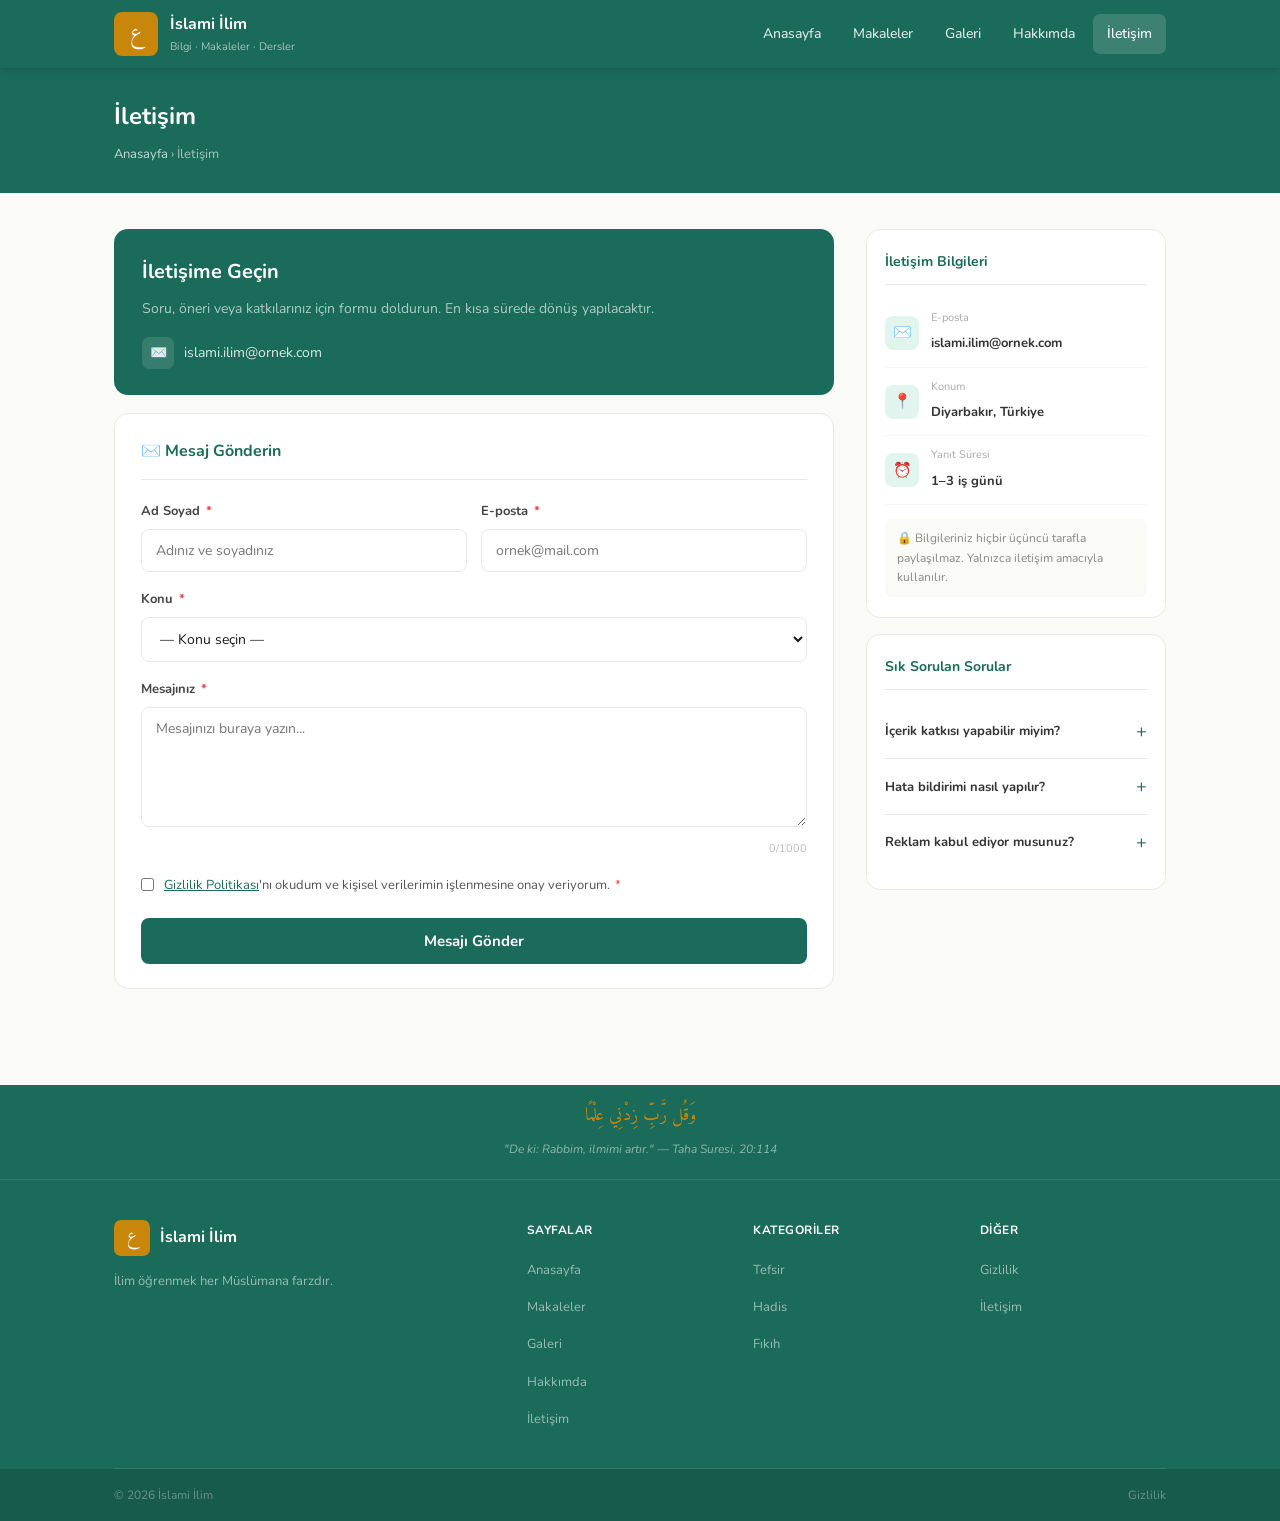
<file: islami-ilim/iletisim.html>
<!DOCTYPE html>
<html lang="tr">
<head>
  <meta charset="UTF-8">
  <meta name="viewport" content="width=device-width, initial-scale=1.0">
  <title>İletişim | İslami İlim</title>
  <link rel="stylesheet" href="css/style.css">
  <link href="https://fonts.googleapis.com/css2?family=Amiri:wght@400;700&family=Nunito:wght@400;500;600;700&display=swap" rel="stylesheet">
</head>
<body>

<header>
  <div class="konteyner header-ici">
    <a href="index.html" class="logo">
      <div style="width:44px;height:44px;background:#C8860A;border-radius:8px;display:flex;align-items:center;justify-content:center;font-size:22px;color:#fff;font-family:'Amiri',serif;flex-shrink:0;">ع</div>
      <div class="logo-yazi"><span class="site-adi">İslami İlim</span><span class="site-slogan">Bilgi · Makaleler · Dersler</span></div>
    </a>
    <nav><ul><li><a href="index.html">Anasayfa</a></li><li><a href="makaleler.html">Makaleler</a></li><li><a href="galeri.html">Galeri</a></li><li><a href="hakkimda.html">Hakkımda</a></li><li><a href="iletisim.html" class="aktif">İletişim</a></li></ul></nav>
    <button class="menu-btn" onclick="menuAc()">☰</button>
  </div>
</header>

<div class="sayfa-basligi">
  <div class="konteyner">
    <h1>İletişim</h1>
    <nav class="breadcrumb"><a href="index.html">Anasayfa</a> › İletişim</nav>
  </div>
</div>

<div class="konteyner">
  <div class="iletisim-sayfa">
    <div class="form-bolumu">

      <div class="ust-bilgi-kart">
        <h2>İletişime Geçin</h2>
        <p>Soru, öneri veya katkılarınız için formu doldurun. En kısa sürede dönüş yapılacaktır.</p>
        <div class="iletisim-satir">
          <div class="i-ikon">✉️</div>
          <span>islami.ilim@ornek.com</span>
        </div>
      </div>

      <div class="basari-kutu" id="basari-kutu">
        <div class="basari-ikon">✅</div>
        <h3>Mesajınız iletildi!</h3>
        <p>En kısa sürede dönüş yapılacaktır. Cezakallahu hayran.</p>
      </div>

      <div class="form-kart" id="form-kart">
        <h2>✉️ Mesaj Gönderin</h2>

        <div class="form-grid">
          <div class="form-grubu">
            <label for="ad-soyad" class="form-label">Ad Soyad <span class="zorunlu">*</span></label>
            <input type="text" id="ad-soyad" class="form-input" placeholder="Adınız ve soyadınız" maxlength="60" autocomplete="name">
            <span class="hata-mesaji" id="hata-ad">Ad soyad zorunludur.</span>
          </div>
          <div class="form-grubu">
            <label for="eposta" class="form-label">E-posta <span class="zorunlu">*</span></label>
            <input type="email" id="eposta" class="form-input" placeholder="ornek@mail.com" maxlength="100" autocomplete="email">
            <span class="hata-mesaji" id="hata-eposta">Geçerli bir e-posta girin.</span>
          </div>
        </div>

        <div class="form-grubu">
          <label for="konu" class="form-label">Konu <span class="zorunlu">*</span></label>
          <select id="konu" class="form-input">
            <option value="">— Konu seçin —</option>
            <option value="soru">Soru Sormak İstiyorum</option>
            <option value="oneri">Öneri & Geri Bildirim</option>
            <option value="hata">Hata Bildirimi</option>
            <option value="katki">İçerik Katkısı</option>
            <option value="diger">Diğer</option>
          </select>
          <span class="hata-mesaji" id="hata-konu">Lütfen bir konu seçin.</span>
        </div>

        <div class="form-grubu">
          <label for="mesaj" class="form-label">Mesajınız <span class="zorunlu">*</span></label>
          <textarea id="mesaj" class="form-input" placeholder="Mesajınızı buraya yazın..." maxlength="1000" oninput="karakterSay()"></textarea>
          <div class="karakter-sayac"><span id="karakter-sayac">0</span>/1000</div>
          <span class="hata-mesaji" id="hata-mesaj">Mesaj en az 10 karakter olmalıdır.</span>
        </div>

        <div class="form-grubu">
          <div class="onay-satiri">
            <input type="checkbox" id="gizlilik-onay">
            <label for="gizlilik-onay"><a href="gizlilik.html" target="_blank" rel="noopener noreferrer">Gizlilik Politikası</a>'nı okudum ve kişisel verilerimin işlenmesine onay veriyorum. <span class="zorunlu">*</span></label>
          </div>
          <span class="hata-mesaji" id="hata-onay">Devam etmek için onay vermelisiniz.</span>
        </div>

        <button class="gonder-btn" id="gonder-btn" onclick="formuGonder()">Mesajı Gönder</button>
      </div>
    </div>

    <aside class="iletisim-yan">
      <div class="bilgi-paneli">
        <h3>İletişim Bilgileri</h3>
        <div class="bilgi-satir"><div class="b-ikon">✉️</div><div><span class="b-baslik">E-posta</span><span class="b-deger">islami.ilim@ornek.com</span></div></div>
        <div class="bilgi-satir"><div class="b-ikon">📍</div><div><span class="b-baslik">Konum</span><span class="b-deger">Diyarbakır, Türkiye</span></div></div>
        <div class="bilgi-satir"><div class="b-ikon">⏰</div><div><span class="b-baslik">Yanıt Süresi</span><span class="b-deger">1–3 iş günü</span></div></div>
        <div class="guvenlik-notu">🔒 Bilgileriniz hiçbir üçüncü tarafla paylaşılmaz. Yalnızca iletişim amacıyla kullanılır.</div>
      </div>

      <div class="sss-paneli">
        <h3>Sık Sorulan Sorular</h3>
        <div class="sss-item" onclick="sssAc(this)">
          <div class="sss-soru">İçerik katkısı yapabilir miyim? <span>+</span></div>
          <div class="sss-cevap">Evet! Güvenilir kaynaklara dayanan içeriklerinizi bize iletebilirsiniz. İnceleme sonrası yayınlanabilir.</div>
        </div>
        <div class="sss-item" onclick="sssAc(this)">
          <div class="sss-soru">Hata bildirimi nasıl yapılır? <span>+</span></div>
          <div class="sss-cevap">Formdaki "Hata Bildirimi" konusunu seçerek hatanın bulunduğu sayfa ve açıklamasını yazın.</div>
        </div>
        <div class="sss-item" onclick="sssAc(this)">
          <div class="sss-soru">Reklam kabul ediyor musunuz? <span>+</span></div>
          <div class="sss-cevap">Hayır. Site tamamen gönüllülük esasıyla yürütülmekte olup reklam kabul edilmemektedir.</div>
        </div>
      </div>
    </aside>
  </div>
</div>

<footer>
  <div class="footer-ayet"><p>وَقُل رَّبِّ زِدْنِي عِلْمًا</p><span>"De ki: Rabbim, ilmimi artır." — Taha Suresi, 20:114</span></div>
  <div class="konteyner"><div class="footer-grid">
    <div class="footer-hakkinda"><div class="footer-logo"><div style="width:36px;height:36px;background:#C8860A;border-radius:7px;display:flex;align-items:center;justify-content:center;font-size:18px;color:#fff;font-family:'Amiri',serif;">ع</div><span>İslami İlim</span></div><p>İlim öğrenmek her Müslümana farzdır.</p></div>
    <div class="footer-kolon"><h3>Sayfalar</h3><ul><li><a href="index.html">Anasayfa</a></li><li><a href="makaleler.html">Makaleler</a></li><li><a href="galeri.html">Galeri</a></li><li><a href="hakkimda.html">Hakkımda</a></li><li><a href="iletisim.html">İletişim</a></li></ul></div>
    <div class="footer-kolon"><h3>Kategoriler</h3><ul><li><a href="makaleler.html?kategori=tefsir">Tefsir</a></li><li><a href="makaleler.html?kategori=hadis">Hadis</a></li><li><a href="makaleler.html?kategori=fikih">Fıkıh</a></li></ul></div>
    <div class="footer-kolon"><h3>Diğer</h3><ul><li><a href="gizlilik.html">Gizlilik</a></li><li><a href="iletisim.html">İletişim</a></li></ul></div>
  </div></div>
  <div class="footer-alt"><div class="konteyner"><p class="telif">© <span id="footer-yil"></span> İslami İlim</p><div class="alt-linkler"><a href="gizlilik.html">Gizlilik</a></div></div></div>
</footer>

<script src="js/app.js"></script>
<script src="js/iletisim.js"></script>
</body>
</html>
</file>
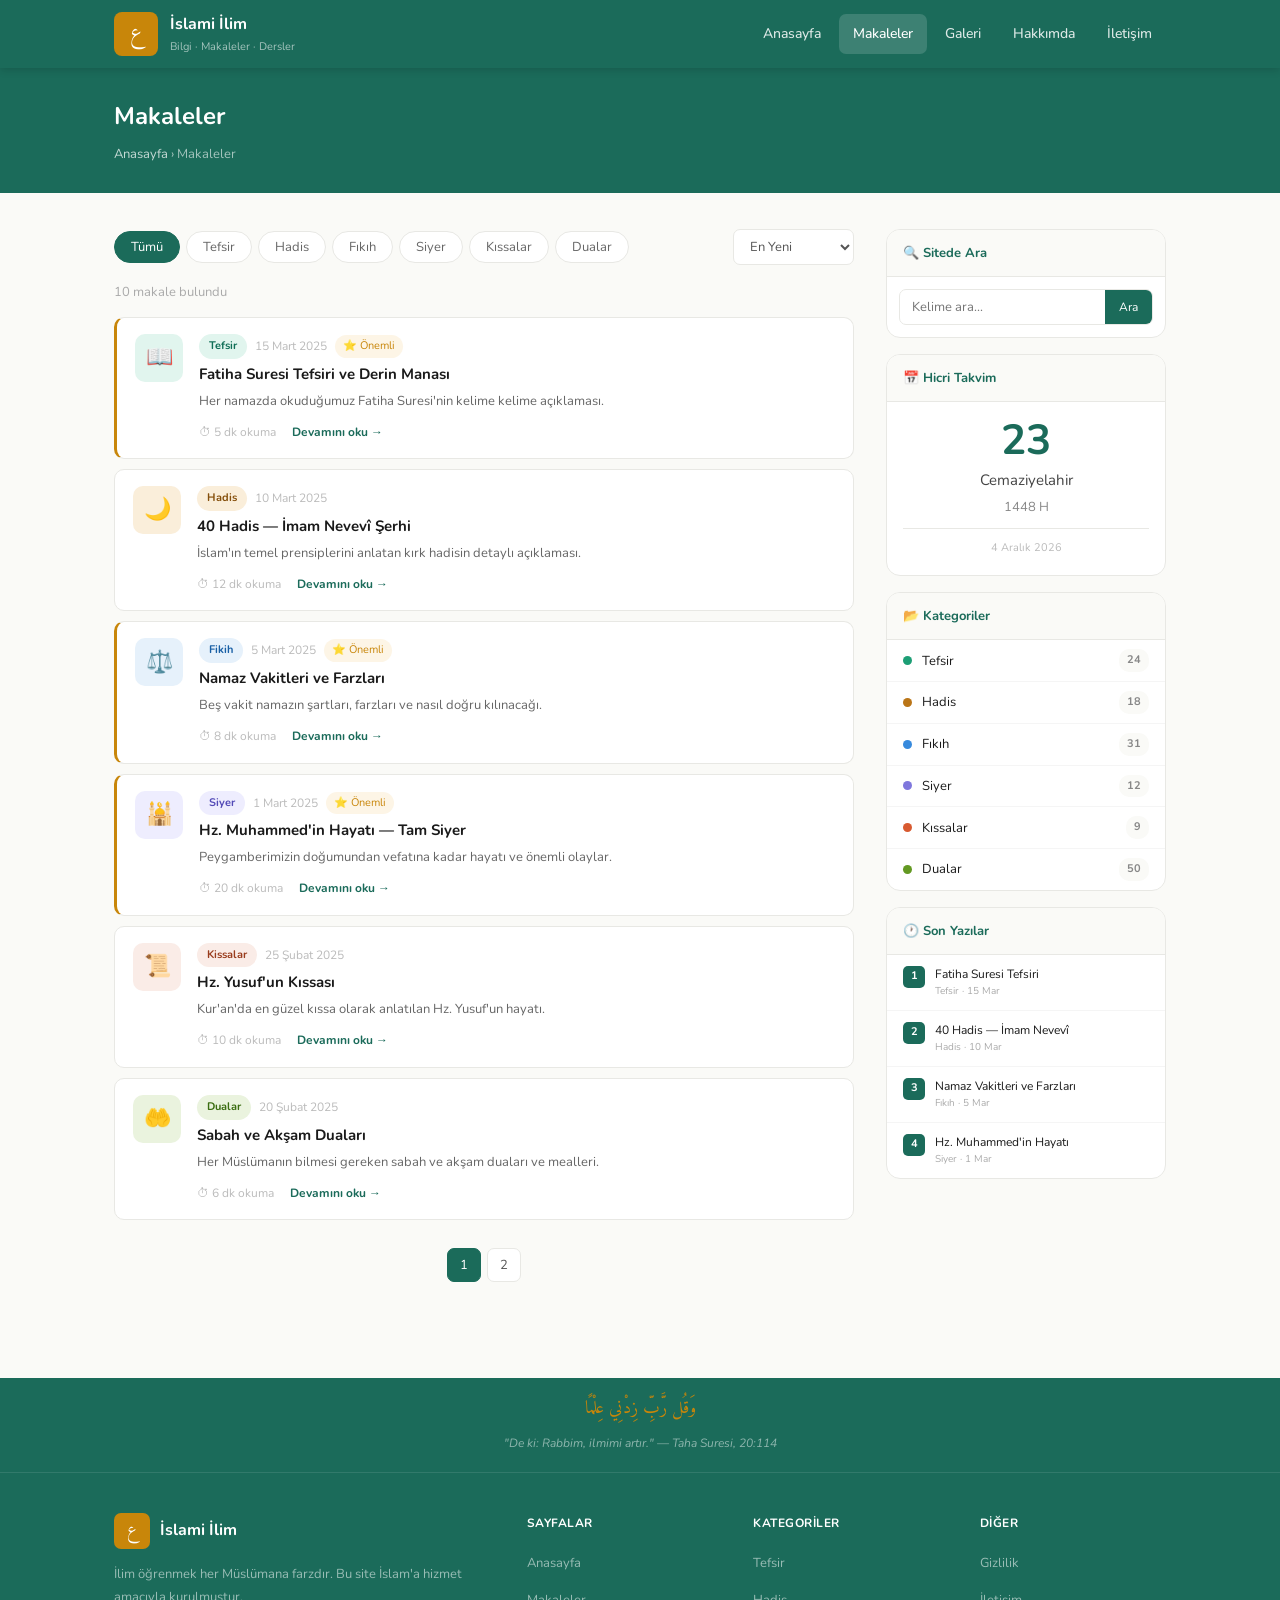
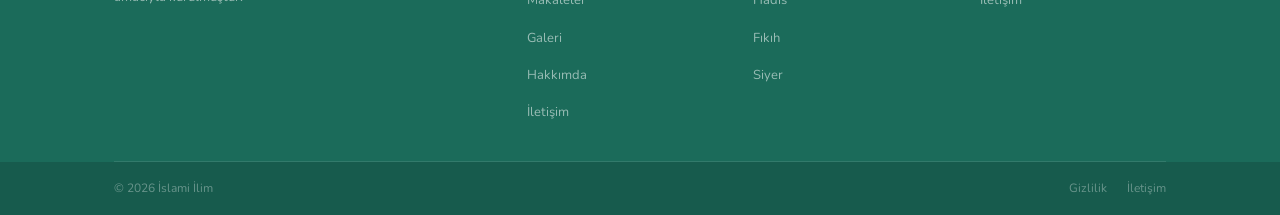
<file: islami-ilim/makaleler.html>
<!DOCTYPE html>
<html lang="tr">
<head>
  <meta charset="UTF-8">
  <meta name="viewport" content="width=device-width, initial-scale=1.0">
  <meta name="description" content="İslami ilim makaleleri — Tefsir, Hadis, Fıkıh, Siyer, Kıssalar, Dualar.">
  <title>Makaleler | İslami İlim</title>
  <link rel="stylesheet" href="css/style.css">
  <link href="https://fonts.googleapis.com/css2?family=Amiri:wght@400;700&family=Nunito:wght@400;500;600;700&display=swap" rel="stylesheet">
</head>
<body>

<header>
  <div class="konteyner header-ici">
    <a href="index.html" class="logo">
      <div style="width:44px;height:44px;background:#C8860A;border-radius:8px;display:flex;align-items:center;justify-content:center;font-size:22px;color:#fff;font-family:'Amiri',serif;flex-shrink:0;">ع</div>
      <div class="logo-yazi"><span class="site-adi">İslami İlim</span><span class="site-slogan">Bilgi · Makaleler · Dersler</span></div>
    </a>
    <nav><ul><li><a href="index.html">Anasayfa</a></li><li><a href="makaleler.html" class="aktif">Makaleler</a></li><li><a href="galeri.html">Galeri</a></li><li><a href="hakkimda.html">Hakkımda</a></li><li><a href="iletisim.html">İletişim</a></li></ul></nav>
    <button class="menu-btn" onclick="menuAc()">☰</button>
  </div>
</header>

<div class="sayfa-basligi">
  <div class="konteyner">
    <h1>Makaleler</h1>
    <nav class="breadcrumb"><a href="index.html">Anasayfa</a> › Makaleler</nav>
  </div>
</div>

<div class="konteyner">
  <div class="sayfa-duzen">
    <div>
      <div class="filtre-bar">
        <div class="filtre-sekmeler">
          <button class="sekme aktif" onclick="filtrele('tumu',this)">Tümü</button>
          <button class="sekme" onclick="filtrele('tefsir',this)">Tefsir</button>
          <button class="sekme" onclick="filtrele('hadis',this)">Hadis</button>
          <button class="sekme" onclick="filtrele('fikih',this)">Fıkıh</button>
          <button class="sekme" onclick="filtrele('siyer',this)">Siyer</button>
          <button class="sekme" onclick="filtrele('kissalar',this)">Kıssalar</button>
          <button class="sekme" onclick="filtrele('dualar',this)">Dualar</button>
        </div>
        <select class="siralama-sec" onchange="sirala(this.value)">
          <option value="yeni">En Yeni</option>
          <option value="eski">En Eski</option>
          <option value="onemli">Önemli Önce</option>
        </select>
      </div>
      <p class="sonuc-bilgi" id="sonuc-bilgi"></p>
      <div class="makale-listesi" id="makale-listesi"></div>
      <div class="sayfalama" id="sayfalama"></div>
    </div>
    <aside class="yan-menu">
      <div class="widget">
        <h3 class="widget-baslik">🔍 Sitede Ara</h3>
        <div class="arama-kutusu">
          <input type="text" id="arama-input" placeholder="Kelime ara...">
          <button onclick="aramaYap()">Ara</button>
        </div>
      </div>
      <div class="widget">
        <h3 class="widget-baslik">📅 Hicri Takvim</h3>
        <div class="takvim-widget">
          <div class="hicri-gun" id="hicri-gun">--</div>
          <div class="hicri-ay"  id="hicri-ay">Yükleniyor...</div>
          <div class="hicri-yil" id="hicri-yil"></div>
          <div class="miladi-tarih" id="miladi-tarih"></div>
        </div>
      </div>
      <div class="widget">
        <h3 class="widget-baslik">📂 Kategoriler</h3>
        <ul class="kat-listesi" id="yan-kategoriler"></ul>
      </div>
      <div class="widget">
        <h3 class="widget-baslik">🕐 Son Yazılar</h3>
        <ol class="son-yazi-listesi" id="yan-son-yazilar"></ol>
      </div>
    </aside>
  </div>
</div>

<footer>
  <div class="footer-ayet"><p>وَقُل رَّبِّ زِدْنِي عِلْمًا</p><span>"De ki: Rabbim, ilmimi artır." — Taha Suresi, 20:114</span></div>
  <div class="konteyner"><div class="footer-grid">
    <div class="footer-hakkinda"><div class="footer-logo"><div style="width:36px;height:36px;background:#C8860A;border-radius:7px;display:flex;align-items:center;justify-content:center;font-size:18px;color:#fff;font-family:'Amiri',serif;">ع</div><span>İslami İlim</span></div><p>İlim öğrenmek her Müslümana farzdır. Bu site İslam'a hizmet amacıyla kurulmuştur.</p></div>
    <div class="footer-kolon"><h3>Sayfalar</h3><ul><li><a href="index.html">Anasayfa</a></li><li><a href="makaleler.html">Makaleler</a></li><li><a href="galeri.html">Galeri</a></li><li><a href="hakkimda.html">Hakkımda</a></li><li><a href="iletisim.html">İletişim</a></li></ul></div>
    <div class="footer-kolon"><h3>Kategoriler</h3><ul><li><a href="makaleler.html?kategori=tefsir">Tefsir</a></li><li><a href="makaleler.html?kategori=hadis">Hadis</a></li><li><a href="makaleler.html?kategori=fikih">Fıkıh</a></li><li><a href="makaleler.html?kategori=siyer">Siyer</a></li></ul></div>
    <div class="footer-kolon"><h3>Diğer</h3><ul><li><a href="gizlilik.html">Gizlilik</a></li><li><a href="iletisim.html">İletişim</a></li></ul></div>
  </div></div>
  <div class="footer-alt"><div class="konteyner"><p class="telif">© <span id="footer-yil"></span> İslami İlim</p><div class="alt-linkler"><a href="gizlilik.html">Gizlilik</a><a href="iletisim.html">İletişim</a></div></div></div>
</footer>

<script src="js/app.js"></script>
<script src="js/makaleler.js"></script>
</body>
</html>
</file>
<file: islami-ilim/css/style.css>
/* ===== GOOGLE FONTS ===== */
@import url('https://fonts.googleapis.com/css2?family=Amiri:ital,wght@0,400;0,700;1,400&family=Nunito:wght@400;500;600;700&display=swap');

/* ===== CSS DEĞİŞKENLERİ ===== */
:root {
  --yesil: #1B6B5A;
  --yesil-koyu: #085041;
  --yesil-acik: #E1F5EE;
  --altin: #C8860A;
  --altin-acik: #FDF5E6;
  --arka: #FAFAF7;
  --beyaz: #ffffff;
  --metin: #1A1A1A;
  --metin-ikincil: #555555;
  --sinir: #e8e8e4;
  --golge: 0 2px 12px rgba(0,0,0,0.07);
  --radius: 10px;
  --radius-buyuk: 14px;
}

/* ===== SIFIRLAMA ===== */
*, *::before, *::after { box-sizing: border-box; margin: 0; padding: 0; }
html { scroll-behavior: smooth; }
body { font-family: 'Nunito', sans-serif; background: var(--arka); color: var(--metin); line-height: 1.7; }
img { max-width: 100%; display: block; }
a { text-decoration: none; color: inherit; }
ul, ol { list-style: none; }
button { font-family: inherit; cursor: pointer; }
input, textarea, select { font-family: inherit; }

/* ===== YARDIMCI SINIFLAR ===== */
.konteyner { max-width: 1100px; margin: 0 auto; padding: 0 24px; }
.bolum { padding: 56px 0; }
.bolum-baslik { font-size: 22px; color: var(--yesil); margin-bottom: 24px; display: flex; align-items: center; justify-content: space-between; }
.tumu-btn { font-size: 13px; color: var(--yesil); border: 1px solid var(--yesil); padding: 6px 16px; border-radius: 20px; transition: all .2s; }
.tumu-btn:hover { background: var(--yesil); color: white; }
.rozet { font-size: 11px; font-weight: 700; padding: 3px 10px; border-radius: 20px; display: inline-block; }
.rozet.tefsir  { background: #E1F5EE; color: #0F6E56; }
.rozet.hadis   { background: #FAEEDA; color: #854F0B; }
.rozet.fikih   { background: #E6F1FB; color: #185FA5; }
.rozet.siyer   { background: #EEEDFE; color: #534AB7; }
.rozet.kissalar{ background: #FAECE7; color: #993C1D; }
.rozet.dualar  { background: #EAF3DE; color: #3B6D11; }
.gizle { opacity: 0; transition: opacity .4s; }

/* ===== HEADER ===== */
header { background: var(--yesil); position: sticky; top: 0; z-index: 100; box-shadow: 0 2px 8px rgba(0,0,0,0.15); }
.header-ici { display: flex; align-items: center; justify-content: space-between; height: 68px; }
.logo { display: flex; align-items: center; gap: 12px; }
.logo img { width: 44px; height: 44px; border-radius: 8px; object-fit: cover; }
.logo-yazi .site-adi { display: block; font-size: 16px; font-weight: 700; color: #fff; }
.logo-yazi .site-slogan { display: block; font-size: 11px; color: rgba(255,255,255,0.6); }
nav ul { display: flex; gap: 4px; }
nav ul li a { color: rgba(255,255,255,0.85); padding: 8px 14px; border-radius: 7px; font-size: 14px; font-weight: 500; transition: background .15s; display: block; }
nav ul li a:hover, nav ul li a.aktif { background: rgba(255,255,255,0.15); color: #fff; }
.menu-btn { display: none; background: none; border: 1px solid rgba(255,255,255,0.35); color: #fff; padding: 7px 12px; border-radius: 7px; font-size: 18px; }
@media (max-width: 768px) {
  nav ul { display: none; flex-direction: column; position: absolute; top: 68px; left: 0; width: 100%; background: var(--yesil-koyu); padding: 8px; gap: 2px; }
  nav ul.acik { display: flex; }
  .menu-btn { display: block; }
}

/* ===== HERO ===== */
.hero { background: var(--yesil); padding: 72px 0; text-align: center; position: relative; overflow: hidden; }
.hero::before { content: ''; position: absolute; right: -60px; top: -60px; width: 320px; height: 320px; border-radius: 50%; background: rgba(200,134,10,0.1); }
.hero::after  { content: ''; position: absolute; left: -40px; bottom: -40px; width: 200px; height: 200px; border-radius: 50%; background: rgba(255,255,255,0.04); }
.hero-ic { position: relative; z-index: 1; }
.hero-arapca { font-family: 'Amiri', serif; font-size: 26px; color: var(--altin); margin-bottom: 10px; letter-spacing: 2px; direction: rtl; }
.hero h1 { font-size: 32px; color: #fff; margin-bottom: 12px; font-weight: 700; }
.hero-aciklama { color: rgba(255,255,255,0.7); font-size: 15px; max-width: 500px; margin: 0 auto 32px; }
.hero-arama { display: flex; max-width: 460px; margin: 0 auto 28px; border-radius: 9px; overflow: hidden; border: 1px solid rgba(255,255,255,0.2); }
.hero-arama input { flex: 1; background: rgba(255,255,255,0.12); border: none; padding: 14px 18px; color: #fff; font-size: 14px; outline: none; }
.hero-arama input::placeholder { color: rgba(255,255,255,0.5); }
.hero-arama button { background: var(--altin); border: none; padding: 14px 22px; color: #fff; font-weight: 700; font-size: 14px; transition: background .2s; }
.hero-arama button:hover { background: #a86e08; }
.hero-kategoriler { display: flex; gap: 8px; justify-content: center; flex-wrap: wrap; margin-bottom: 36px; }
.hero-kategoriler a { background: rgba(255,255,255,0.1); color: rgba(255,255,255,0.9); font-size: 13px; padding: 6px 16px; border-radius: 20px; border: 1px solid rgba(255,255,255,0.15); transition: background .2s; }
.hero-kategoriler a:hover { background: rgba(255,255,255,0.22); }
.hero-istatistik { display: flex; justify-content: center; gap: 48px; padding-top: 28px; border-top: 1px solid rgba(255,255,255,0.12); }
.hero-istatistik .stat strong { display: block; font-size: 26px; color: var(--altin); font-weight: 700; }
.hero-istatistik .stat span { font-size: 12px; color: rgba(255,255,255,0.6); }
@media (max-width: 600px) { .hero h1 { font-size: 22px; } .hero-istatistik { gap: 24px; } }

/* ===== GÜNÜN AYETİ ===== */
.gunun-bolumu { background: #fff; border-bottom: 1px solid var(--sinir); }
.ayet-grid { display: grid; grid-template-columns: 1fr 1fr; gap: 20px; }
.ayet-kutu { background: var(--arka); border: 1px solid var(--sinir); border-left: 4px solid var(--yesil); border-radius: 0 var(--radius) var(--radius) 0; padding: 22px 24px; transition: opacity .4s; }
.hadis-kutu { border-left-color: var(--altin); }
.ayet-arapca { font-family: 'Amiri', serif; font-size: 24px; color: var(--yesil); direction: rtl; text-align: right; line-height: 2.2; margin-bottom: 10px; }
.ayet-meal { font-size: 14px; color: var(--metin-ikincil); font-style: italic; line-height: 1.8; margin-bottom: 10px; }
.ayet-kaynak { font-size: 12px; color: #aaa; background: #f0f0ee; padding: 3px 12px; border-radius: 20px; display: inline-block; }
.bolum-ust-btn { display: flex; align-items: center; justify-content: space-between; margin-bottom: 20px; }
.bolum-ust-btn h2 { font-size: 20px; color: var(--yesil); }
.yenile-btn { background: none; border: 1px solid var(--yesil); color: var(--yesil); padding: 6px 16px; border-radius: 7px; font-size: 13px; transition: all .2s; }
.yenile-btn:hover { background: var(--yesil); color: #fff; }
@media (max-width: 768px) { .ayet-grid { grid-template-columns: 1fr; } }

/* ===== SON MAKALELER ===== */
.one-cikan-kart { display: flex; gap: 20px; align-items: flex-start; background: #fff; border: 1px solid var(--sinir); border-left: 4px solid var(--yesil); border-radius: 0 var(--radius-buyuk) var(--radius-buyuk) 0; padding: 22px 26px; margin-bottom: 20px; transition: box-shadow .2s; }
.one-cikan-kart:hover { box-shadow: var(--golge); }
.one-cikan-ikon { font-size: 38px; flex-shrink: 0; }
.one-cikan-kart h3 a { font-size: 17px; color: var(--metin); display: block; margin: 6px 0; font-weight: 700; }
.one-cikan-kart h3 a:hover { color: var(--yesil); }
.one-cikan-kart p { font-size: 13px; color: var(--metin-ikincil); line-height: 1.7; }
.kart-grid { display: grid; grid-template-columns: repeat(3, 1fr); gap: 16px; }
.makale-kart { background: #fff; border: 1px solid var(--sinir); border-radius: var(--radius-buyuk); overflow: hidden; transition: transform .2s, box-shadow .2s; }
.makale-kart:hover { transform: translateY(-3px); box-shadow: var(--golge); }
.kart-resim { height: 110px; display: flex; align-items: center; justify-content: center; font-size: 36px; }
.kart-resim.tefsir-bg  { background: #E1F5EE; }
.kart-resim.hadis-bg   { background: #FAEEDA; }
.kart-resim.fikih-bg   { background: #E6F1FB; }
.kart-resim.siyer-bg   { background: #EEEDFE; }
.kart-resim.kissalar-bg{ background: #FAECE7; }
.kart-resim.dualar-bg  { background: #EAF3DE; }
.kart-icerik { padding: 14px 16px; }
.kart-icerik h3 a { font-size: 14px; color: var(--metin); display: block; margin: 6px 0; font-weight: 600; line-height: 1.4; }
.kart-icerik h3 a:hover { color: var(--yesil); }
.kart-icerik p { font-size: 12px; color: #777; line-height: 1.6; margin-bottom: 12px; display: -webkit-box; -webkit-line-clamp: 2; -webkit-box-orient: vertical; overflow: hidden; }
.kart-alt { display: flex; justify-content: space-between; align-items: center; }
.kart-tarih { font-size: 11px; color: #bbb; }
.kart-devami { font-size: 12px; color: var(--yesil); font-weight: 700; }
@media (max-width: 900px) { .kart-grid { grid-template-columns: 1fr 1fr; } }
@media (max-width: 600px) { .kart-grid { grid-template-columns: 1fr; } .one-cikan-kart { flex-direction: column; } }

/* ===== ÖNE ÇIKAN ===== */
.buyuk-kart { background: var(--yesil); border-radius: var(--radius-buyuk); padding: 36px 40px; display: grid; grid-template-columns: 1fr 160px; gap: 24px; align-items: center; margin-bottom: 16px; position: relative; overflow: hidden; }
.buyuk-kart::before { content: ''; position: absolute; right: -30px; top: -30px; width: 200px; height: 200px; border-radius: 50%; background: rgba(200,134,10,0.15); }
.buyuk-kart .etiket { font-size: 12px; background: var(--altin); color: #fff; padding: 4px 12px; border-radius: 20px; display: inline-block; margin-bottom: 12px; }
.buyuk-kart h2 { font-size: 22px; color: #fff; margin-bottom: 10px; line-height: 1.4; }
.buyuk-kart p { font-size: 14px; color: rgba(255,255,255,0.75); line-height: 1.8; margin-bottom: 20px; }
.buyuk-kart-alt { display: flex; align-items: center; gap: 16px; }
.oku-btn { background: var(--altin); color: #fff; padding: 10px 22px; border-radius: 8px; font-size: 14px; font-weight: 700; transition: background .2s; }
.oku-btn:hover { background: #a86e08; }
.buyuk-kart-ikon { font-size: 72px; text-align: center; position: relative; z-index: 1; }
.ikili-kartlar { display: grid; grid-template-columns: 1fr 1fr; gap: 14px; margin-bottom: 14px; }
.kucuk-kart { display: flex; gap: 14px; align-items: flex-start; background: #fff; border: 1px solid var(--sinir); border-radius: var(--radius); padding: 16px 18px; transition: transform .2s, box-shadow .2s; }
.kucuk-kart:hover { transform: translateY(-2px); box-shadow: var(--golge); }
.kk-ikon { font-size: 22px; width: 44px; height: 44px; background: var(--arka); border-radius: 8px; display: flex; align-items: center; justify-content: center; flex-shrink: 0; }
.kucuk-kart h3 { font-size: 14px; color: var(--metin); margin: 5px 0; line-height: 1.4; font-weight: 600; }
.video-kart { display: flex; gap: 16px; align-items: center; background: var(--arka); border: 1px solid var(--sinir); border-radius: var(--radius); padding: 16px 20px; transition: background .2s; }
.video-kart:hover { background: #f0f0ec; }
.video-thumbnail { width: 90px; height: 60px; background: var(--yesil); border-radius: 8px; display: flex; align-items: center; justify-content: center; flex-shrink: 0; }
.play-ikonu { width: 0; height: 0; border-top: 10px solid transparent; border-bottom: 10px solid transparent; border-left: 18px solid rgba(255,255,255,0.9); margin-left: 4px; }
.video-kart h3 { font-size: 14px; color: var(--metin); margin: 5px 0; line-height: 1.4; font-weight: 600; }
@media (max-width: 768px) { .buyuk-kart { grid-template-columns: 1fr; } .buyuk-kart-ikon { display: none; } .ikili-kartlar { grid-template-columns: 1fr; } }

/* ===== KATEGORİLER ===== */
.kat-grid { display: grid; grid-template-columns: repeat(3, 1fr); gap: 14px; }
.kat-kart { border-radius: var(--radius-buyuk); padding: 22px 20px; display: flex; flex-direction: column; gap: 8px; border: 1px solid transparent; transition: transform .2s, border-color .2s; }
.kat-kart:hover { transform: translateY(-3px); border-color: rgba(0,0,0,0.08); }
.kat-ust { display: flex; align-items: center; justify-content: space-between; }
.kat-ikon { font-size: 32px; }
.kat-sayi { font-size: 11px; font-weight: 700; padding: 3px 10px; border-radius: 20px; background: rgba(255,255,255,0.55); }
.kat-ad { font-size: 15px; font-weight: 700; }
.kat-aciklama { font-size: 12px; line-height: 1.6; }
.kat-link { font-size: 12px; font-weight: 700; margin-top: 4px; }
.kat-tefsir   { background: #E1F5EE; } .kat-tefsir .kat-ad,.kat-tefsir .kat-link { color: #085041; } .kat-tefsir .kat-aciklama,.kat-tefsir .kat-sayi { color: #0F6E56; }
.kat-hadis    { background: #FAEEDA; } .kat-hadis .kat-ad,.kat-hadis .kat-link   { color: #633806; } .kat-hadis .kat-aciklama,.kat-hadis .kat-sayi   { color: #854F0B; }
.kat-fikih    { background: #E6F1FB; } .kat-fikih .kat-ad,.kat-fikih .kat-link   { color: #0C447C; } .kat-fikih .kat-aciklama,.kat-fikih .kat-sayi   { color: #185FA5; }
.kat-siyer    { background: #EEEDFE; } .kat-siyer .kat-ad,.kat-siyer .kat-link   { color: #3C3489; } .kat-siyer .kat-aciklama,.kat-siyer .kat-sayi   { color: #534AB7; }
.kat-kissalar { background: #FAECE7; } .kat-kissalar .kat-ad,.kat-kissalar .kat-link { color: #712B13; } .kat-kissalar .kat-aciklama,.kat-kissalar .kat-sayi { color: #993C1D; }
.kat-dualar   { background: #EAF3DE; } .kat-dualar .kat-ad,.kat-dualar .kat-link { color: #27500A; } .kat-dualar .kat-aciklama,.kat-dualar .kat-sayi { color: #3B6D11; }
@media (max-width: 768px) { .kat-grid { grid-template-columns: repeat(2, 1fr); } }
@media (max-width: 480px) { .kat-grid { grid-template-columns: 1fr; } }

/* ===== DUALAR ===== */
.dua-sekmeler { display: flex; gap: 8px; flex-wrap: wrap; margin-bottom: 20px; }
.sekme-btn { font-size: 13px; padding: 6px 16px; border-radius: 20px; border: 1px solid var(--sinir); background: #fff; color: #666; transition: all .2s; }
.sekme-btn:hover { border-color: var(--yesil); color: var(--yesil); }
.sekme-btn.aktif { background: var(--yesil); color: #fff; border-color: var(--yesil); }
.dua-grid { display: grid; grid-template-columns: repeat(3, 1fr); gap: 14px; }
.dua-kart { background: #fff; border: 1px solid var(--sinir); border-radius: var(--radius-buyuk); padding: 18px; display: flex; flex-direction: column; gap: 10px; transition: border-color .2s; }
.dua-kart:hover { border-color: #ccc; }
.dua-ust { display: flex; align-items: center; justify-content: space-between; }
.dua-etiket { font-size: 11px; font-weight: 700; padding: 3px 10px; border-radius: 20px; }
.dua-etiket.sabah   { background: #E1F5EE; color: #0F6E56; }
.dua-etiket.aksam   { background: #EEEDFE; color: #534AB7; }
.dua-etiket.yemek   { background: #FAEEDA; color: #854F0B; }
.dua-etiket.uyku    { background: #E6F1FB; color: #185FA5; }
.dua-etiket.genel   { background: #EAF3DE; color: #3B6D11; }
.dua-etiket.zikir   { background: #FAECE7; color: #993C1D; }
.kopyala-btn { width: 30px; height: 30px; border-radius: 7px; background: var(--arka); border: 1px solid var(--sinir); font-size: 13px; display: flex; align-items: center; justify-content: center; transition: all .2s; flex-shrink: 0; }
.kopyala-btn:hover { background: var(--yesil-acik); border-color: var(--yesil); }
.kopyala-btn.kopyalandi { background: var(--yesil-acik); color: var(--yesil); border-color: var(--yesil); }
.dua-arapca { font-family: 'Amiri', serif; font-size: 20px; color: var(--yesil); direction: rtl; text-align: right; line-height: 2.2; }
.dua-turkce { font-size: 13px; color: var(--metin-ikincil); font-style: italic; line-height: 1.7; }
.dua-kaynak { font-size: 11px; color: #aaa; background: var(--arka); padding: 3px 10px; border-radius: 20px; display: inline-block; }
.zikir-sayac { display: flex; align-items: center; justify-content: space-between; margin-top: 4px; }
.sayac-btn { width: 36px; height: 36px; border-radius: 50%; background: var(--yesil); color: #fff; border: none; font-size: 20px; display: flex; align-items: center; justify-content: center; transition: background .2s; }
.sayac-btn:hover { background: var(--yesil-koyu); }
.sayac-goster { font-size: 20px; font-weight: 700; color: var(--yesil); min-width: 60px; text-align: center; }
.sifirla-btn { font-size: 11px; color: #aaa; background: none; border: none; padding: 4px 8px; }
@media (max-width: 900px) { .dua-grid { grid-template-columns: repeat(2, 1fr); } }
@media (max-width: 600px) { .dua-grid { grid-template-columns: 1fr; } }

/* ===== FOOTER ===== */
footer { background: var(--yesil); color: rgba(255,255,255,0.7); margin-top: 60px; }
.footer-ayet { text-align: center; padding: 16px; border-bottom: 1px solid rgba(255,255,255,0.1); }
.footer-ayet p { font-family: 'Amiri', serif; font-size: 18px; color: var(--altin); direction: rtl; margin-bottom: 4px; }
.footer-ayet span { font-size: 12px; color: rgba(255,255,255,0.5); font-style: italic; }
.footer-grid { display: grid; grid-template-columns: 2fr 1fr 1fr 1fr; gap: 40px; padding: 40px 0 36px; border-bottom: 1px solid rgba(255,255,255,0.1); }
.footer-logo { display: flex; align-items: center; gap: 10px; margin-bottom: 14px; }
.footer-logo img { width: 36px; border-radius: 7px; }
.footer-logo span { font-size: 16px; font-weight: 700; color: #fff; }
.footer-hakkinda p { font-size: 13px; color: rgba(255,255,255,0.55); line-height: 1.8; margin-bottom: 18px; }
.sosyal-linkler { display: flex; gap: 8px; }
.sosyal-btn { width: 34px; height: 34px; background: rgba(255,255,255,0.1); border: 1px solid rgba(255,255,255,0.15); border-radius: 8px; display: flex; align-items: center; justify-content: center; color: #fff; font-size: 13px; transition: background .2s; }
.sosyal-btn:hover { background: rgba(255,255,255,0.22); }
.footer-kolon h3 { font-size: 12px; font-weight: 700; color: #fff; text-transform: uppercase; letter-spacing: .5px; margin-bottom: 16px; }
.footer-kolon ul { display: flex; flex-direction: column; gap: 10px; }
.footer-kolon ul li a { font-size: 13px; color: rgba(255,255,255,0.55); transition: color .2s; }
.footer-kolon ul li a:hover { color: #fff; }
.footer-alt { background: rgba(0,0,0,0.15); }
.footer-alt .konteyner { display: flex; justify-content: space-between; align-items: center; padding-top: 16px; padding-bottom: 16px; }
.telif { font-size: 12px; color: rgba(255,255,255,0.35); }
.alt-linkler { display: flex; gap: 20px; }
.alt-linkler a { font-size: 12px; color: rgba(255,255,255,0.35); transition: color .2s; }
.alt-linkler a:hover { color: rgba(255,255,255,0.7); }
@media (max-width: 900px) { .footer-grid { grid-template-columns: 1fr 1fr; } .footer-hakkinda { grid-column: 1/-1; } }
@media (max-width: 600px) { .footer-grid { grid-template-columns: 1fr; } .footer-alt .konteyner { flex-direction: column; gap: 8px; text-align: center; } }

/* ===== SAYFA BAŞLIĞI ===== */
.sayfa-basligi { background: var(--yesil); padding: 28px 0; }
.sayfa-basligi h1 { color: #fff; font-size: 24px; margin-bottom: 6px; }
.breadcrumb { font-size: 13px; color: rgba(255,255,255,0.6); }
.breadcrumb a { color: rgba(255,255,255,0.75); }
.breadcrumb a:hover { color: #fff; }

/* ===== 2 SÜTUNLU SAYFA ===== */
.sayfa-duzen { display: grid; grid-template-columns: 1fr 280px; gap: 32px; padding: 36px 0; align-items: start; }
@media (max-width: 900px) { .sayfa-duzen { grid-template-columns: 1fr; } }

/* ===== YAN MENÜ ===== */
.yan-menu { position: sticky; top: 90px; display: flex; flex-direction: column; gap: 16px; }
.widget { background: #fff; border: 1px solid var(--sinir); border-radius: var(--radius-buyuk); overflow: hidden; }
.widget-baslik { font-size: 13px; font-weight: 700; color: var(--yesil); padding: 12px 16px; border-bottom: 1px solid var(--sinir); background: var(--arka); margin: 0; }
.arama-kutusu { display: flex; margin: 12px; border: 1px solid var(--sinir); border-radius: 7px; overflow: hidden; }
.arama-kutusu input { flex: 1; border: none; outline: none; padding: 8px 12px; font-size: 13px; background: transparent; color: var(--metin); }
.arama-kutusu button { background: var(--yesil); color: #fff; border: none; padding: 8px 14px; font-size: 12px; transition: background .2s; }
.arama-kutusu button:hover { background: var(--yesil-koyu); }
.kat-listesi li a { display: flex; align-items: center; justify-content: space-between; padding: 9px 16px; border-bottom: 1px solid #f5f5f5; font-size: 13px; color: var(--metin); transition: background .15s; }
.kat-listesi li:last-child a { border-bottom: none; }
.kat-listesi li a:hover { background: var(--arka); }
.kat-sol { display: flex; align-items: center; gap: 10px; }
.kat-nokta { width: 9px; height: 9px; border-radius: 50%; }
.nokta-tefsir   { background: #1D9E75; }
.nokta-hadis    { background: #BA7517; }
.nokta-fikih    { background: #378ADD; }
.nokta-siyer    { background: #7F77DD; }
.nokta-kissalar { background: #D85A30; }
.nokta-dualar   { background: #639922; }
.kat-sayi { font-size: 11px; background: var(--arka); color: #888; padding: 2px 8px; border-radius: 10px; }
.son-yazi-listesi li a { display: flex; gap: 10px; padding: 10px 16px; border-bottom: 1px solid #f5f5f5; font-size: 13px; color: var(--metin); transition: background .15s; }
.son-yazi-listesi li:last-child a { border-bottom: none; }
.son-yazi-listesi li a:hover { background: var(--arka); }
.sy-numara { width: 22px; height: 22px; background: var(--yesil); color: #fff; border-radius: 5px; display: flex; align-items: center; justify-content: center; font-size: 11px; font-weight: 700; flex-shrink: 0; margin-top: 1px; }
.sy-baslik { font-size: 12px; line-height: 1.5; }
.sy-meta { font-size: 10px; color: #aaa; }
.takvim-widget { text-align: center; padding: 18px 16px; }
.hicri-gun { font-size: 42px; font-weight: 700; color: var(--yesil); line-height: 1; }
.hicri-ay { font-size: 15px; color: #444; margin: 6px 0 2px; }
.hicri-yil { font-size: 13px; color: #888; }
.miladi-tarih { font-size: 11px; color: #bbb; margin-top: 10px; padding-top: 10px; border-top: 1px solid var(--sinir); }
@media (max-width: 900px) { .yan-menu { position: static; } }

/* ===== MAKALELer SAYFASI ===== */
.filtre-bar { display: flex; align-items: center; justify-content: space-between; margin-bottom: 16px; flex-wrap: wrap; gap: 10px; }
.filtre-sekmeler { display: flex; gap: 6px; flex-wrap: wrap; }
.sekme { font-size: 13px; padding: 6px 16px; border-radius: 20px; border: 1px solid var(--sinir); background: #fff; color: #666; transition: all .2s; }
.sekme:hover { border-color: var(--yesil); color: var(--yesil); }
.sekme.aktif { background: var(--yesil); color: #fff; border-color: var(--yesil); }
.siralama-sec { font-size: 13px; border: 1px solid var(--sinir); border-radius: 7px; padding: 7px 12px; color: #555; background: #fff; }
.sonuc-bilgi { font-size: 13px; color: #aaa; margin-bottom: 14px; }
.makale-listesi { display: flex; flex-direction: column; gap: 10px; }
.makale-satir { display: flex; gap: 16px; align-items: flex-start; background: #fff; border: 1px solid var(--sinir); border-radius: var(--radius); padding: 16px 18px; transition: border-color .2s, transform .15s; }
.makale-satir:hover { border-color: #ccc; transform: translateX(3px); }
.makale-satir.one-cikan { border-left: 3px solid var(--altin); }
.ms-ikon { width: 48px; height: 48px; border-radius: 10px; display: flex; align-items: center; justify-content: center; font-size: 22px; flex-shrink: 0; }
.ikon-tefsir   { background: #E1F5EE; }
.ikon-hadis    { background: #FAEEDA; }
.ikon-fikih    { background: #E6F1FB; }
.ikon-siyer    { background: #EEEDFE; }
.ikon-kissalar { background: #FAECE7; }
.ikon-dualar   { background: #EAF3DE; }
.ms-icerik { flex: 1; min-width: 0; }
.ms-ust { display: flex; align-items: center; gap: 8px; margin-bottom: 5px; flex-wrap: wrap; }
.ms-tarih { font-size: 12px; color: #bbb; }
.ms-onemli-etiket { font-size: 11px; background: #FDF5E6; color: var(--altin); padding: 2px 8px; border-radius: 20px; }
.ms-baslik { font-size: 15px; color: var(--metin); font-weight: 700; margin-bottom: 5px; line-height: 1.4; }
.ms-ozet { font-size: 13px; color: #666; line-height: 1.7; margin-bottom: 10px; display: -webkit-box; -webkit-line-clamp: 2; -webkit-box-orient: vertical; overflow: hidden; }
.ms-alt { display: flex; align-items: center; gap: 16px; }
.ms-sure { font-size: 12px; color: #bbb; }
.ms-devami { font-size: 12px; color: var(--yesil); font-weight: 700; }
.sayfalama { display: flex; gap: 6px; justify-content: center; margin-top: 28px; }
.sayfa-btn { width: 34px; height: 34px; border-radius: 7px; border: 1px solid var(--sinir); background: #fff; font-size: 13px; color: #555; transition: all .15s; }
.sayfa-btn:hover { border-color: var(--yesil); color: var(--yesil); }
.sayfa-btn.aktif { background: var(--yesil); color: #fff; border-color: var(--yesil); }

/* ===== GALERİ ===== */
.galeri-grid { columns: 3; column-gap: 14px; }
.galeri-item { break-inside: avoid; margin-bottom: 14px; border-radius: var(--radius); overflow: hidden; border: 1px solid var(--sinir); background: #fff; cursor: pointer; position: relative; transition: border-color .2s; }
.galeri-item:hover { border-color: #ccc; }
.galeri-item:hover .galeri-overlay { opacity: 1; }
.galeri-gorsel { width: 100%; display: flex; align-items: center; justify-content: center; background: var(--arka); font-size: 40px; }
.boy-kisa  { height: 130px; }
.boy-orta  { height: 170px; }
.boy-uzun  { height: 220px; }
.galeri-gorsel img { width: 100%; height: 100%; object-fit: cover; }
.galeri-overlay { position: absolute; inset: 0; background: rgba(27,107,90,0.85); display: flex; flex-direction: column; align-items: center; justify-content: center; gap: 8px; opacity: 0; transition: opacity .2s; padding: 16px; }
.overlay-ikon { font-size: 28px; color: #fff; }
.overlay-baslik { font-size: 13px; color: #fff; font-weight: 700; text-align: center; line-height: 1.4; }
.video-badge { position: absolute; top: 10px; right: 10px; width: 30px; height: 30px; border-radius: 50%; background: rgba(0,0,0,0.55); display: flex; align-items: center; justify-content: center; }
.video-badge::after { content: ''; width: 0; height: 0; border-top: 7px solid transparent; border-bottom: 7px solid transparent; border-left: 12px solid #fff; margin-left: 3px; }
.galeri-bilgi { padding: 12px 14px; }
.galeri-rozet { font-size: 10px; font-weight: 700; padding: 2px 9px; border-radius: 20px; display: inline-block; }
.rozet-fotograf { background: #E1F5EE; color: #0F6E56; }
.rozet-video    { background: #FAECE7; color: #993C1D; }
.rozet-infograf { background: #E6F1FB; color: #185FA5; }
.rozet-belgesel { background: #EEEDFE; color: #534AB7; }
.galeri-baslik { font-size: 13px; color: var(--metin); font-weight: 700; margin: 5px 0 3px; line-height: 1.4; }
.galeri-meta { font-size: 11px; color: #bbb; }
.lightbox { display: none; position: fixed; inset: 0; z-index: 1000; background: rgba(0,0,0,0.9); align-items: center; justify-content: center; padding: 20px; }
.lightbox.acik { display: flex; }
.lb-kapsayici { position: relative; max-width: 560px; width: 100%; }
.lb-kapat-btn { position: absolute; top: -44px; right: 0; background: none; border: 1px solid rgba(255,255,255,0.3); color: #fff; width: 32px; height: 32px; border-radius: 50%; font-size: 14px; display: flex; align-items: center; justify-content: center; }
.lb-onceki,.lb-sonraki { position: absolute; top: 50%; transform: translateY(-50%); background: rgba(255,255,255,0.15); border: none; color: #fff; width: 36px; height: 36px; border-radius: 50%; font-size: 20px; display: flex; align-items: center; justify-content: center; z-index: 10; }
.lb-onceki { left: -50px; } .lb-sonraki { right: -50px; }
.lb-icerik { background: #fff; border-radius: var(--radius-buyuk); overflow: hidden; }
.lb-gorsel { width: 100%; height: 260px; background: var(--arka); display: flex; align-items: center; justify-content: center; font-size: 70px; }
.lb-bilgi { padding: 18px 20px; }
.lb-bilgi h2 { font-size: 17px; color: var(--metin); margin: 8px 0; }
.lb-bilgi p  { font-size: 13px; color: var(--metin-ikincil); line-height: 1.7; margin-bottom: 10px; }
.lb-tarih { font-size: 12px; color: #bbb; }
@media (max-width: 900px) { .galeri-grid { columns: 2; } }
@media (max-width: 500px) { .galeri-grid { columns: 1; } .lb-onceki,.lb-sonraki { display: none; } }

/* ===== HAKKIMDA ===== */
.tek-sutun { padding: 36px 0; }
.ana-icerik { display: flex; flex-direction: column; gap: 20px; }
.profil-kart { background: var(--yesil); border-radius: var(--radius-buyuk); padding: 32px 28px; display: grid; grid-template-columns: 110px 1fr; gap: 24px; align-items: center; position: relative; overflow: hidden; }
.profil-kart::before { content: ''; position: absolute; right: -40px; top: -40px; width: 200px; height: 200px; border-radius: 50%; background: rgba(200,134,10,0.15); }
.avatar { width: 100px; height: 100px; border-radius: 50%; background: var(--altin); display: flex; align-items: center; justify-content: center; font-size: 38px; font-weight: 700; color: #fff; border: 3px solid rgba(255,255,255,0.25); overflow: hidden; flex-shrink: 0; z-index: 1; }
.avatar img { width: 100%; height: 100%; object-fit: cover; }
.profil-yazi { z-index: 1; }
.profil-ad { font-size: 22px; color: #fff; margin-bottom: 6px; }
.profil-unvan { font-size: 14px; color: rgba(255,255,255,0.65); margin-bottom: 14px; }
.profil-etiketler { display: flex; gap: 8px; flex-wrap: wrap; }
.profil-etiket { font-size: 11px; background: rgba(255,255,255,0.12); color: rgba(255,255,255,0.85); padding: 3px 12px; border-radius: 20px; border: 1px solid rgba(255,255,255,0.2); }
.bolum-kart { background: #fff; border: 1px solid var(--sinir); border-radius: var(--radius-buyuk); padding: 22px 24px; }
.bolum-kart h2 { font-size: 16px; color: var(--yesil); margin-bottom: 16px; padding-bottom: 12px; border-bottom: 1px solid var(--sinir); }
.bolum-kart p { font-size: 14px; color: var(--metin-ikincil); line-height: 1.9; margin-bottom: 12px; }
.istatistik-grid { display: grid; grid-template-columns: repeat(4, 1fr); gap: 12px; }
.istat-kutu { background: var(--arka); border-radius: 8px; padding: 16px 12px; text-align: center; }
.istat-sayi { display: block; font-size: 26px; font-weight: 700; color: var(--yesil); line-height: 1; margin-bottom: 6px; }
.istat-ad { font-size: 11px; color: #aaa; }
.hedef-listesi { display: flex; flex-direction: column; gap: 14px; }
.hedef-listesi li { display: flex; gap: 14px; align-items: flex-start; }
.hedef-ikon { width: 34px; height: 34px; background: var(--yesil-acik); border-radius: 8px; display: flex; align-items: center; justify-content: center; font-size: 16px; flex-shrink: 0; }
.hedef-listesi p { font-size: 14px; color: var(--metin-ikincil); line-height: 1.7; margin: 0; padding-top: 6px; }
.sosyal-grid { display: flex; gap: 10px; flex-wrap: wrap; }
.s-btn { display: flex; align-items: center; gap: 8px; padding: 10px 16px; border-radius: 8px; border: 1px solid var(--sinir); font-size: 13px; color: #444; transition: all .2s; background: #fff; }
.s-btn:hover { border-color: var(--yesil); color: var(--yesil); }
.iletisim-davet { background: var(--yesil); border-radius: var(--radius-buyuk); padding: 22px 28px; display: flex; align-items: center; justify-content: space-between; gap: 16px; }
.id-baslik { font-size: 16px; font-weight: 700; color: #fff; margin-bottom: 4px; }
.id-alt { font-size: 13px; color: rgba(255,255,255,0.6); }
.id-btn { background: var(--altin); color: #fff; padding: 11px 22px; border-radius: 8px; font-size: 14px; font-weight: 700; white-space: nowrap; transition: background .2s; }
.id-btn:hover { background: #a86e08; }
@media (max-width: 900px) { .profil-kart { grid-template-columns: 80px 1fr; gap: 16px; } .istatistik-grid { grid-template-columns: repeat(2, 1fr); } }
@media (max-width: 480px) { .profil-kart { grid-template-columns: 1fr; text-align: center; } .avatar { margin: 0 auto; } .profil-etiketler { justify-content: center; } .iletisim-davet { flex-direction: column; text-align: center; } }

/* ===== İLETİŞİM ===== */
.iletisim-sayfa { display: grid; grid-template-columns: 1fr 300px; gap: 32px; padding: 36px 0; align-items: start; }
.form-bolumu { display: flex; flex-direction: column; gap: 18px; }
.ust-bilgi-kart { background: var(--yesil); border-radius: var(--radius-buyuk); padding: 26px 28px; }
.ust-bilgi-kart h2 { font-size: 20px; color: #fff; margin-bottom: 8px; }
.ust-bilgi-kart p { font-size: 14px; color: rgba(255,255,255,0.65); line-height: 1.7; margin-bottom: 16px; }
.iletisim-satir { display: flex; align-items: center; gap: 10px; font-size: 14px; color: rgba(255,255,255,0.85); }
.i-ikon { width: 32px; height: 32px; background: rgba(255,255,255,0.12); border-radius: 7px; display: flex; align-items: center; justify-content: center; }
.basari-kutu { display: none; background: #E1F5EE; border: 1px solid #9FE1CB; border-radius: var(--radius-buyuk); padding: 32px 24px; text-align: center; }
.basari-kutu.goster { display: block; }
.basari-ikon { font-size: 48px; margin-bottom: 12px; }
.basari-kutu h3 { font-size: 18px; color: #085041; margin-bottom: 8px; }
.basari-kutu p { font-size: 14px; color: #0F6E56; }
.form-kart { background: #fff; border: 1px solid var(--sinir); border-radius: var(--radius-buyuk); padding: 24px 26px; }
.form-kart h2 { font-size: 16px; color: var(--yesil); margin-bottom: 20px; padding-bottom: 14px; border-bottom: 1px solid var(--sinir); }
.form-grid { display: grid; grid-template-columns: 1fr 1fr; gap: 14px; }
.form-grubu { margin-bottom: 16px; }
.form-label { display: block; font-size: 13px; font-weight: 700; color: #444; margin-bottom: 7px; }
.zorunlu { color: #E24B4A; margin-left: 2px; }
.form-input { width: 100%; padding: 11px 14px; font-size: 14px; border: 1px solid var(--sinir); border-radius: 8px; outline: none; transition: border-color .2s; box-sizing: border-box; font-family: inherit; background: #fff; color: var(--metin); }
.form-input:focus    { border-color: var(--yesil); }
.form-input.hata     { border-color: #E24B4A; background: #fff8f8; }
.form-input.basarili { border-color: #1D9E75; }
textarea.form-input  { resize: vertical; min-height: 120px; }
.karakter-sayac { font-size: 11px; color: #bbb; text-align: right; margin-top: 4px; }
.hata-mesaji { display: none; font-size: 12px; color: #E24B4A; margin-top: 5px; }
.hata-mesaji.goster { display: block; }
.radio-grup { display: flex; flex-direction: column; gap: 8px; }
.radio-etiket { display: flex; align-items: center; gap: 8px; font-size: 13px; color: #555; cursor: pointer; }
.onay-satiri { display: flex; gap: 10px; align-items: flex-start; }
.onay-satiri input { margin-top: 3px; flex-shrink: 0; }
.onay-satiri label { font-size: 13px; color: #555; line-height: 1.6; cursor: pointer; }
.onay-satiri a { color: var(--yesil); text-decoration: underline; }
.gonder-btn { width: 100%; padding: 13px; background: var(--yesil); color: #fff; border: none; border-radius: 8px; font-size: 15px; font-weight: 700; transition: background .2s; margin-top: 6px; }
.gonder-btn:hover    { background: var(--yesil-koyu); }
.gonder-btn:disabled { background: #ccc; cursor: not-allowed; }
.iletisim-yan { position: sticky; top: 90px; display: flex; flex-direction: column; gap: 16px; }
.bilgi-paneli,.sss-paneli { background: #fff; border: 1px solid var(--sinir); border-radius: var(--radius-buyuk); padding: 20px 18px; }
.bilgi-paneli h3,.sss-paneli h3 { font-size: 14px; color: var(--yesil); margin-bottom: 14px; padding-bottom: 10px; border-bottom: 1px solid var(--sinir); }
.bilgi-satir { display: flex; gap: 12px; align-items: center; padding: 10px 0; border-bottom: 1px solid #f5f5f5; }
.bilgi-satir:last-of-type { border-bottom: none; }
.b-ikon { width: 34px; height: 34px; background: var(--yesil-acik); border-radius: 8px; display: flex; align-items: center; justify-content: center; font-size: 15px; flex-shrink: 0; }
.b-baslik { display: block; font-size: 11px; color: #aaa; margin-bottom: 2px; }
.b-deger { font-size: 13px; color: #333; font-weight: 700; }
.guvenlik-notu { margin-top: 14px; font-size: 12px; color: #888; line-height: 1.6; background: var(--arka); padding: 10px 12px; border-radius: 7px; }
.sss-item { border-bottom: 1px solid var(--sinir); cursor: pointer; }
.sss-item:last-child { border-bottom: none; }
.sss-soru { display: flex; justify-content: space-between; align-items: center; padding: 12px 0; font-size: 13px; color: #333; font-weight: 700; }
.sss-soru span { font-size: 18px; color: var(--yesil); font-weight: 400; }
.sss-cevap { font-size: 13px; color: #666; line-height: 1.7; max-height: 0; overflow: hidden; transition: max-height .3s ease; }
.sss-item.acik .sss-cevap { padding-bottom: 12px; }
@media (max-width: 900px) { .iletisim-sayfa { grid-template-columns: 1fr; } .iletisim-yan { position: static; } .form-grid { grid-template-columns: 1fr; } }
</file>
